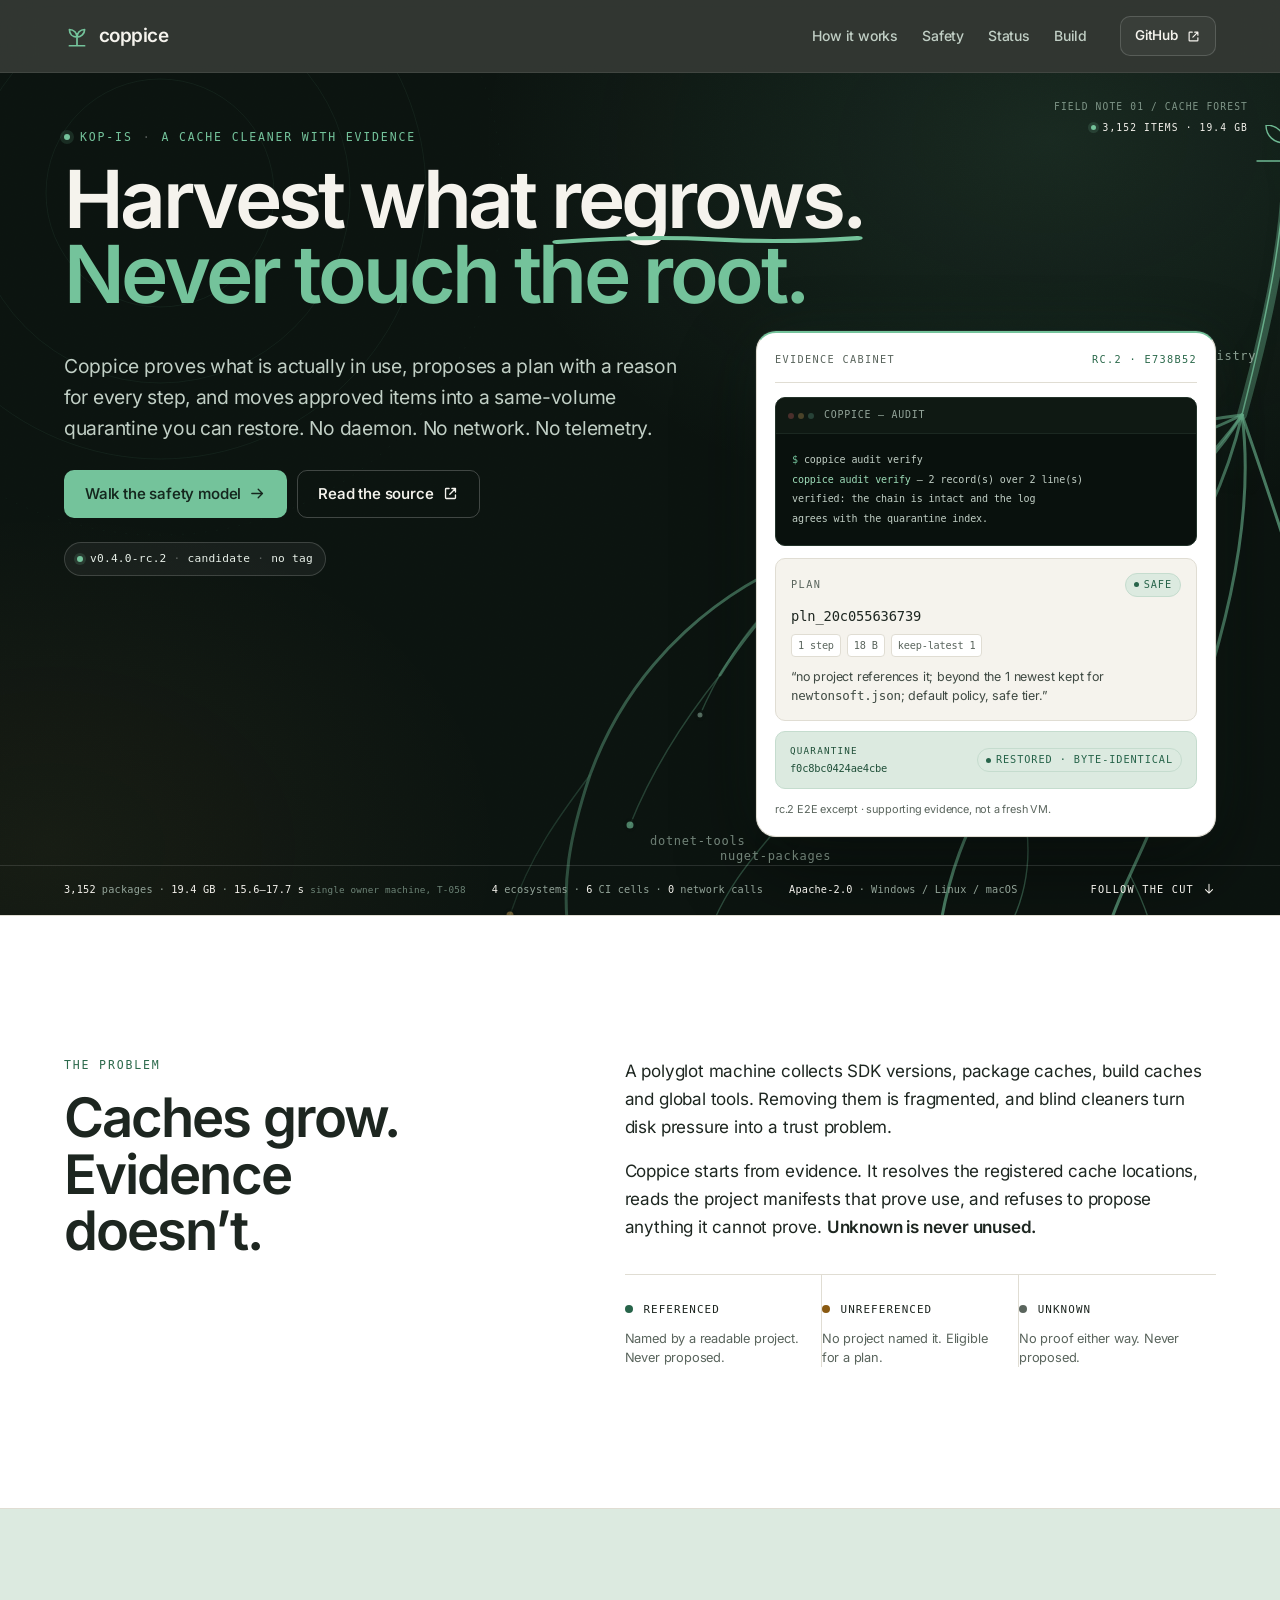
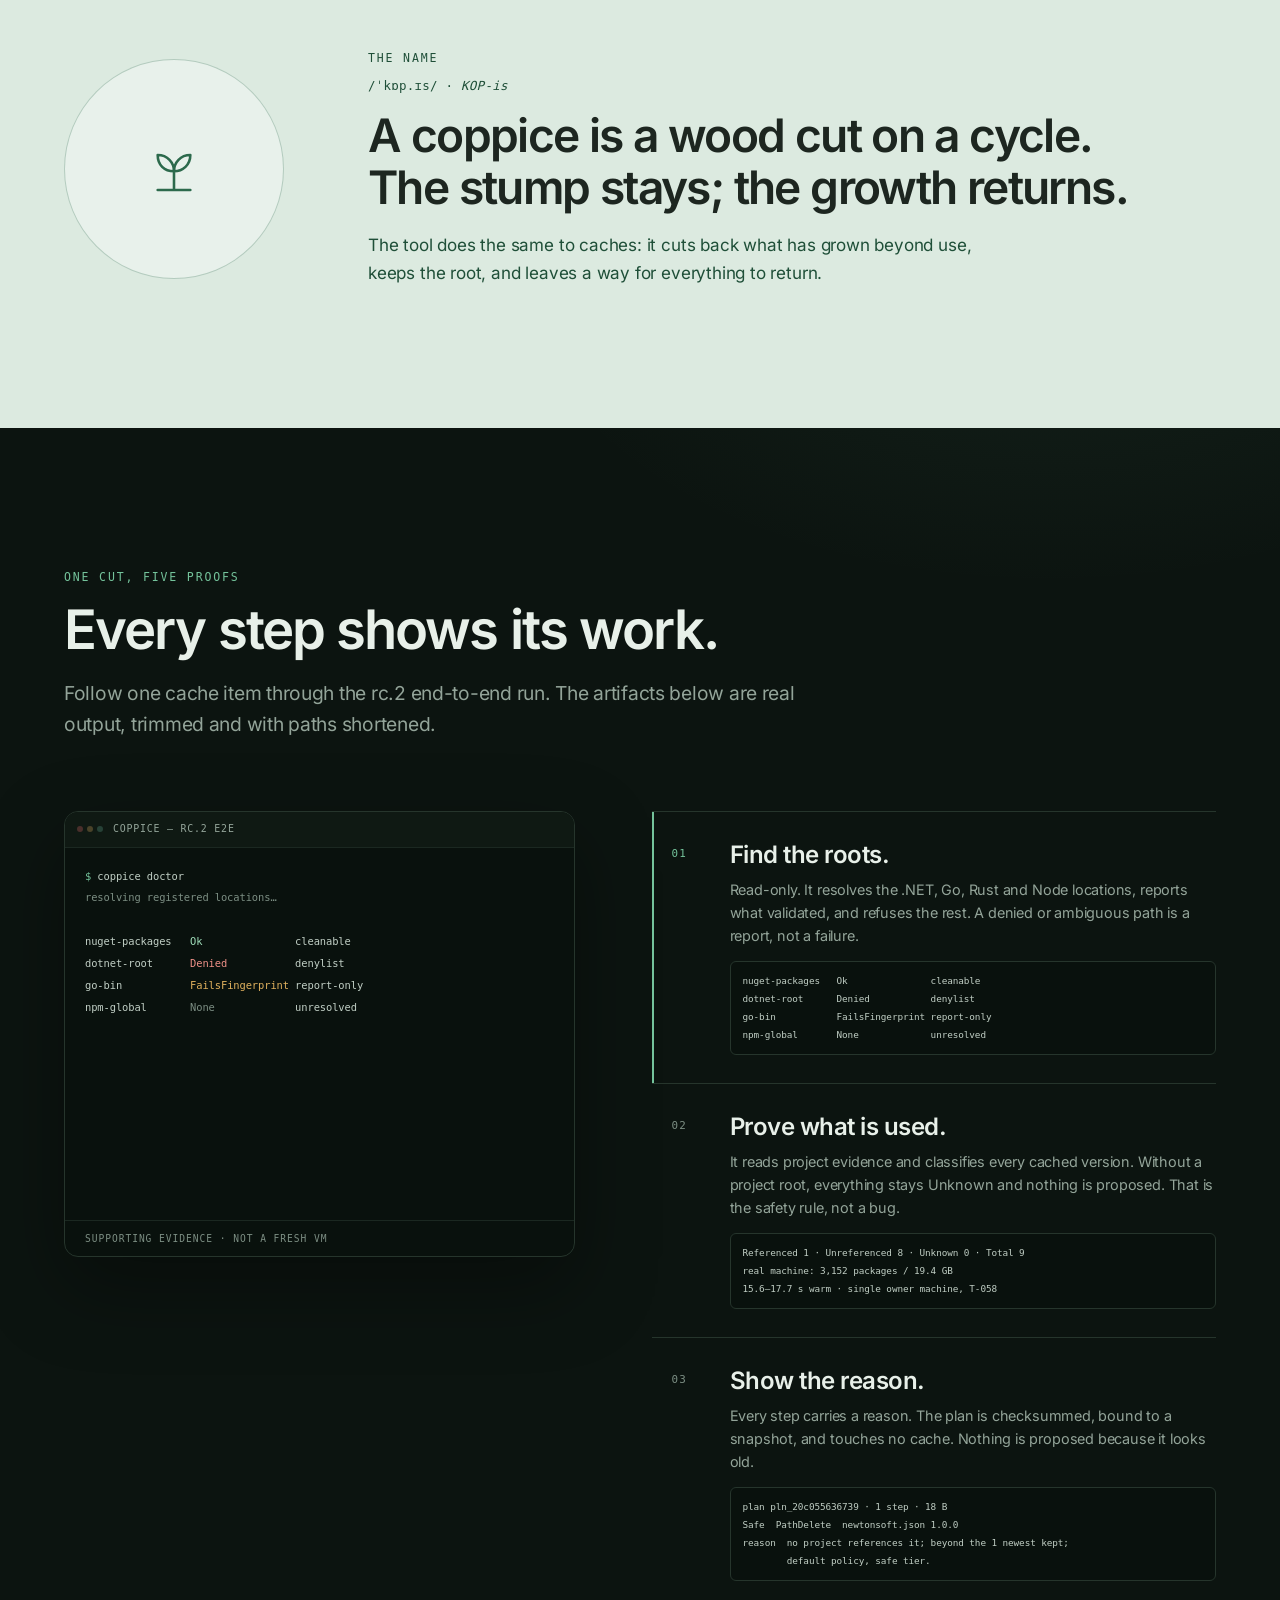
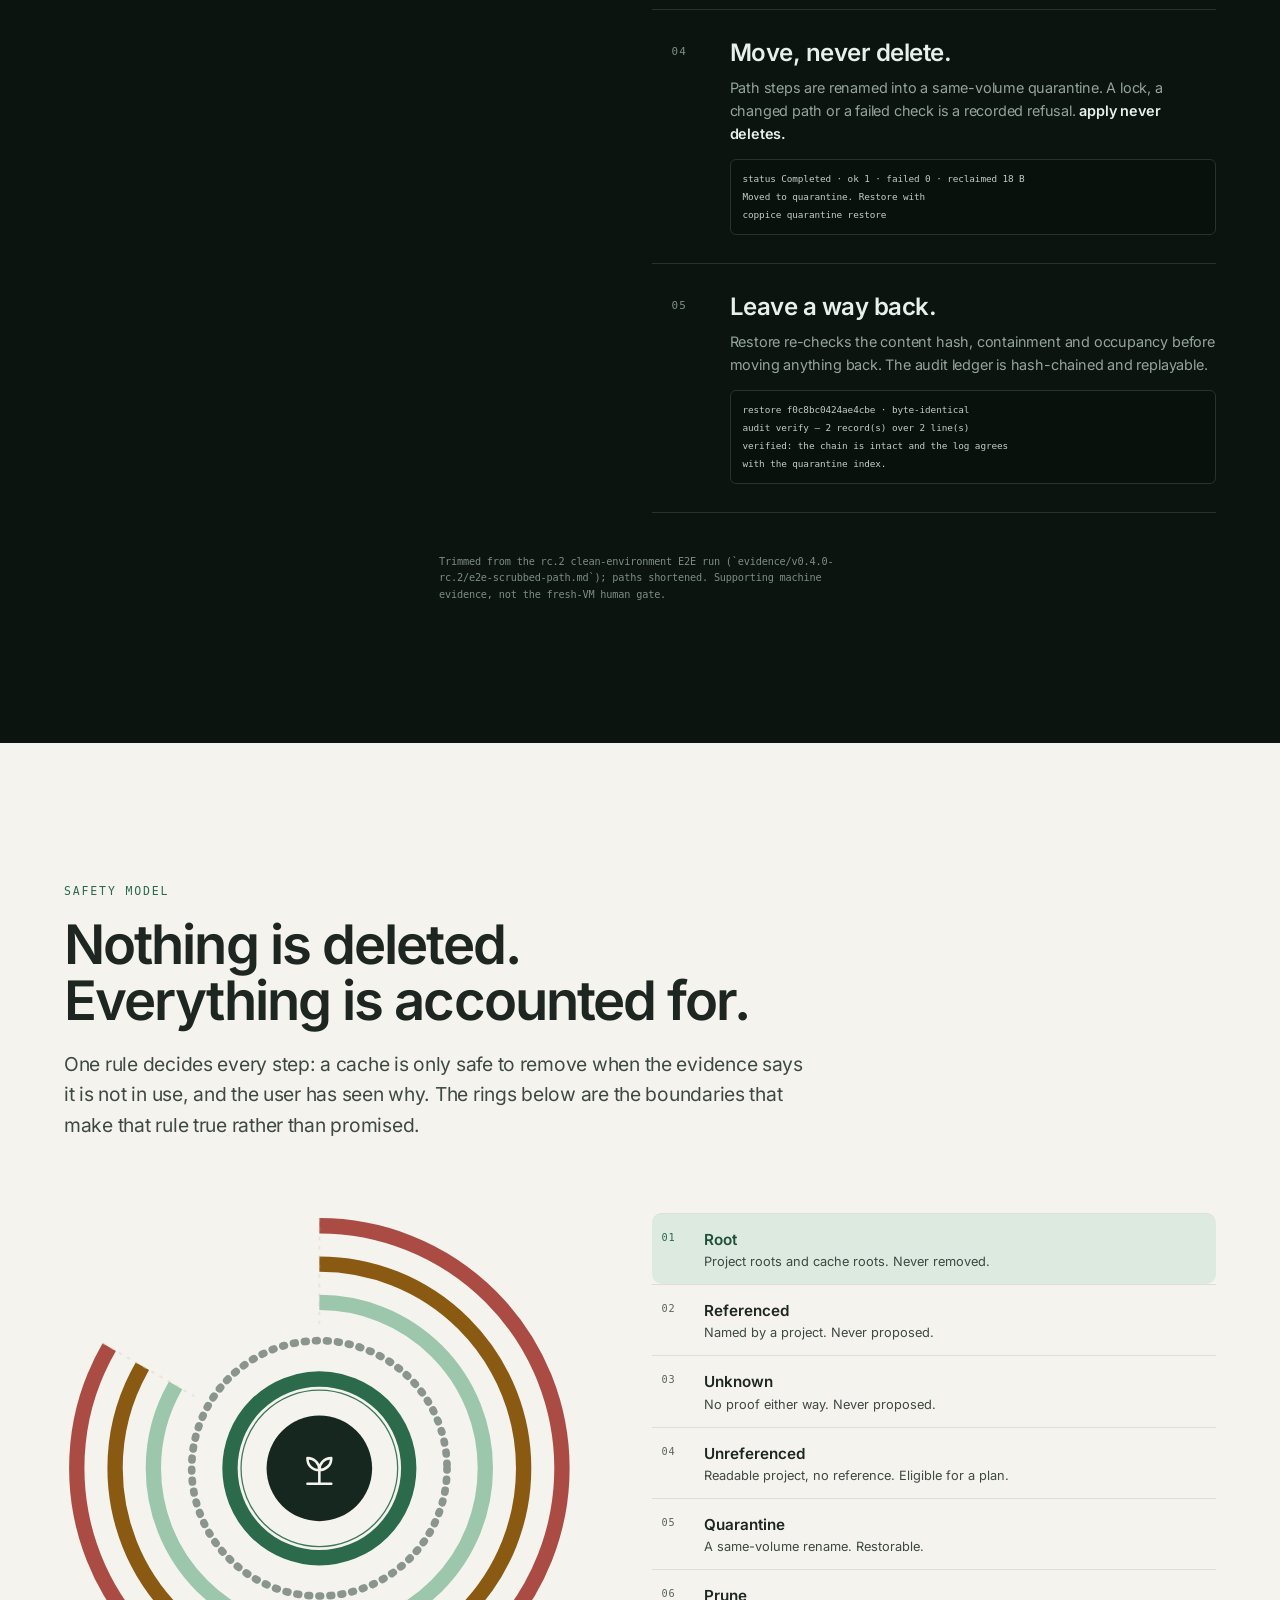
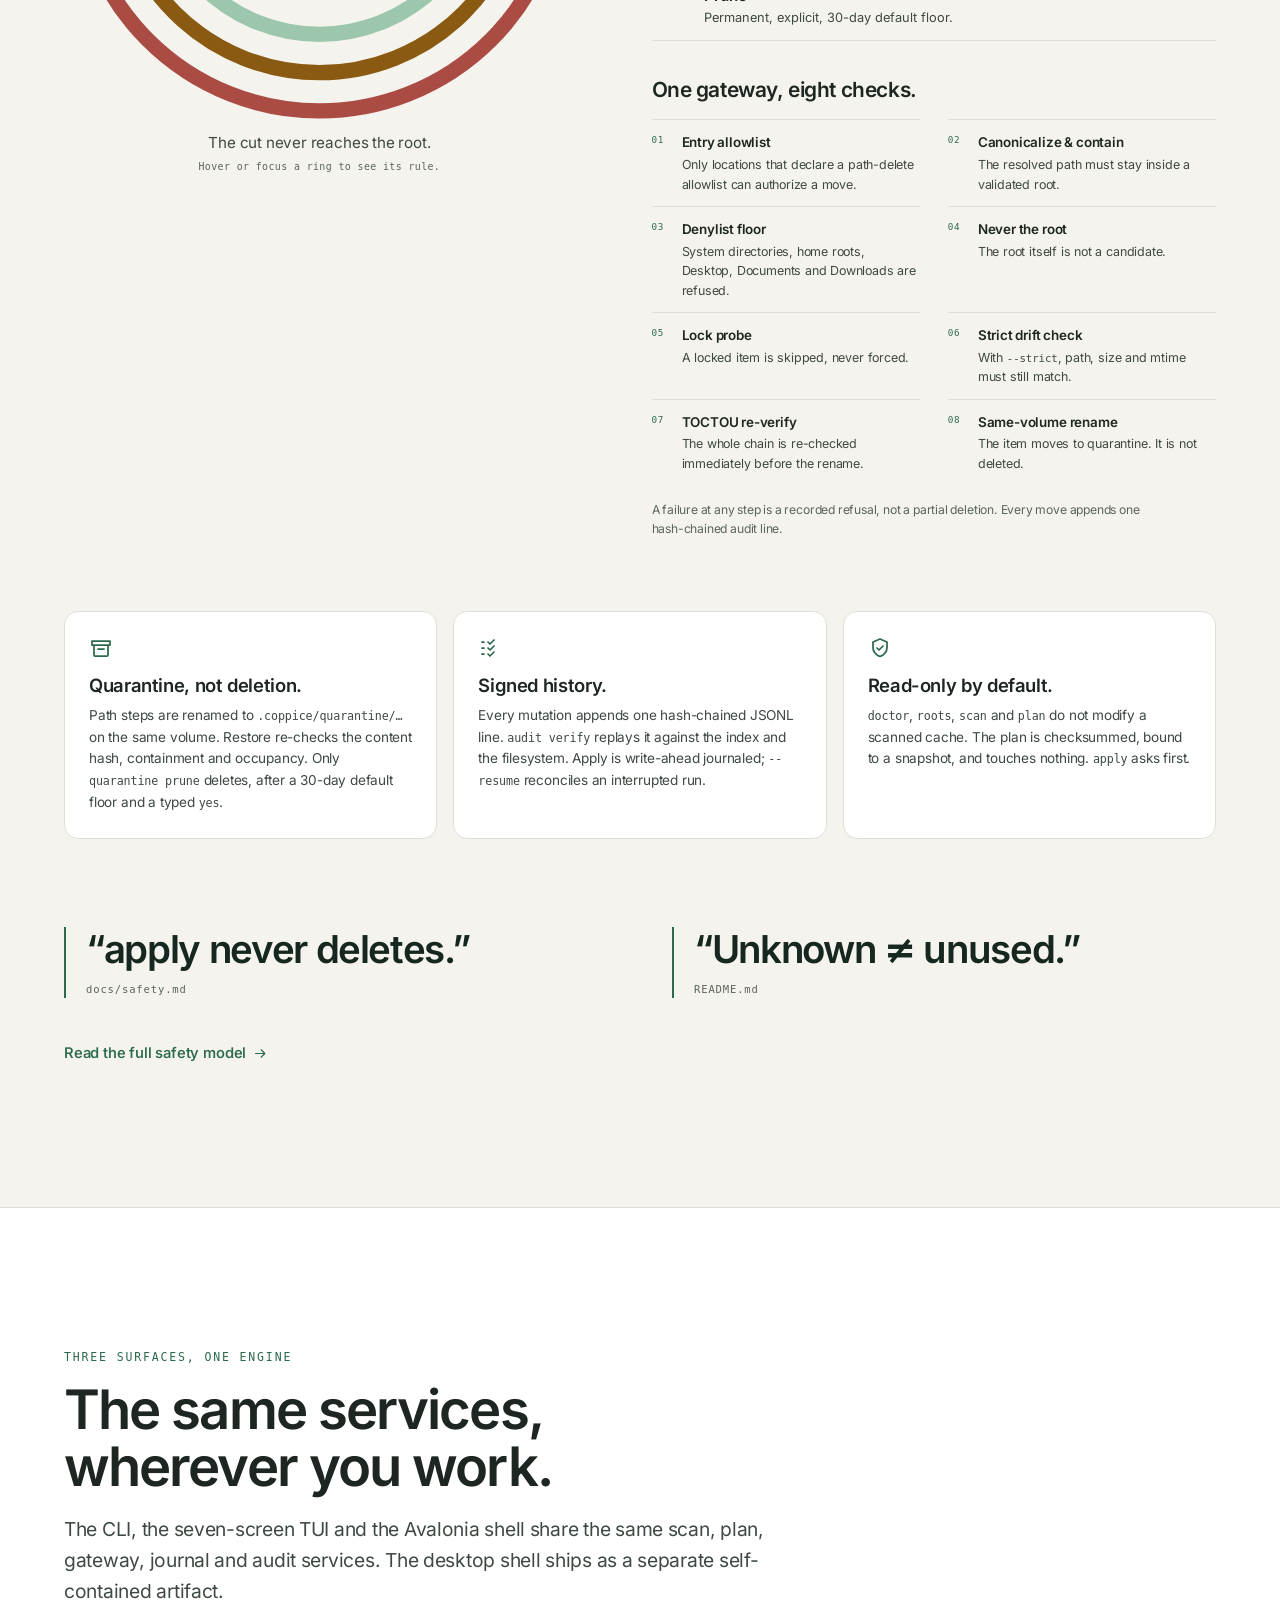
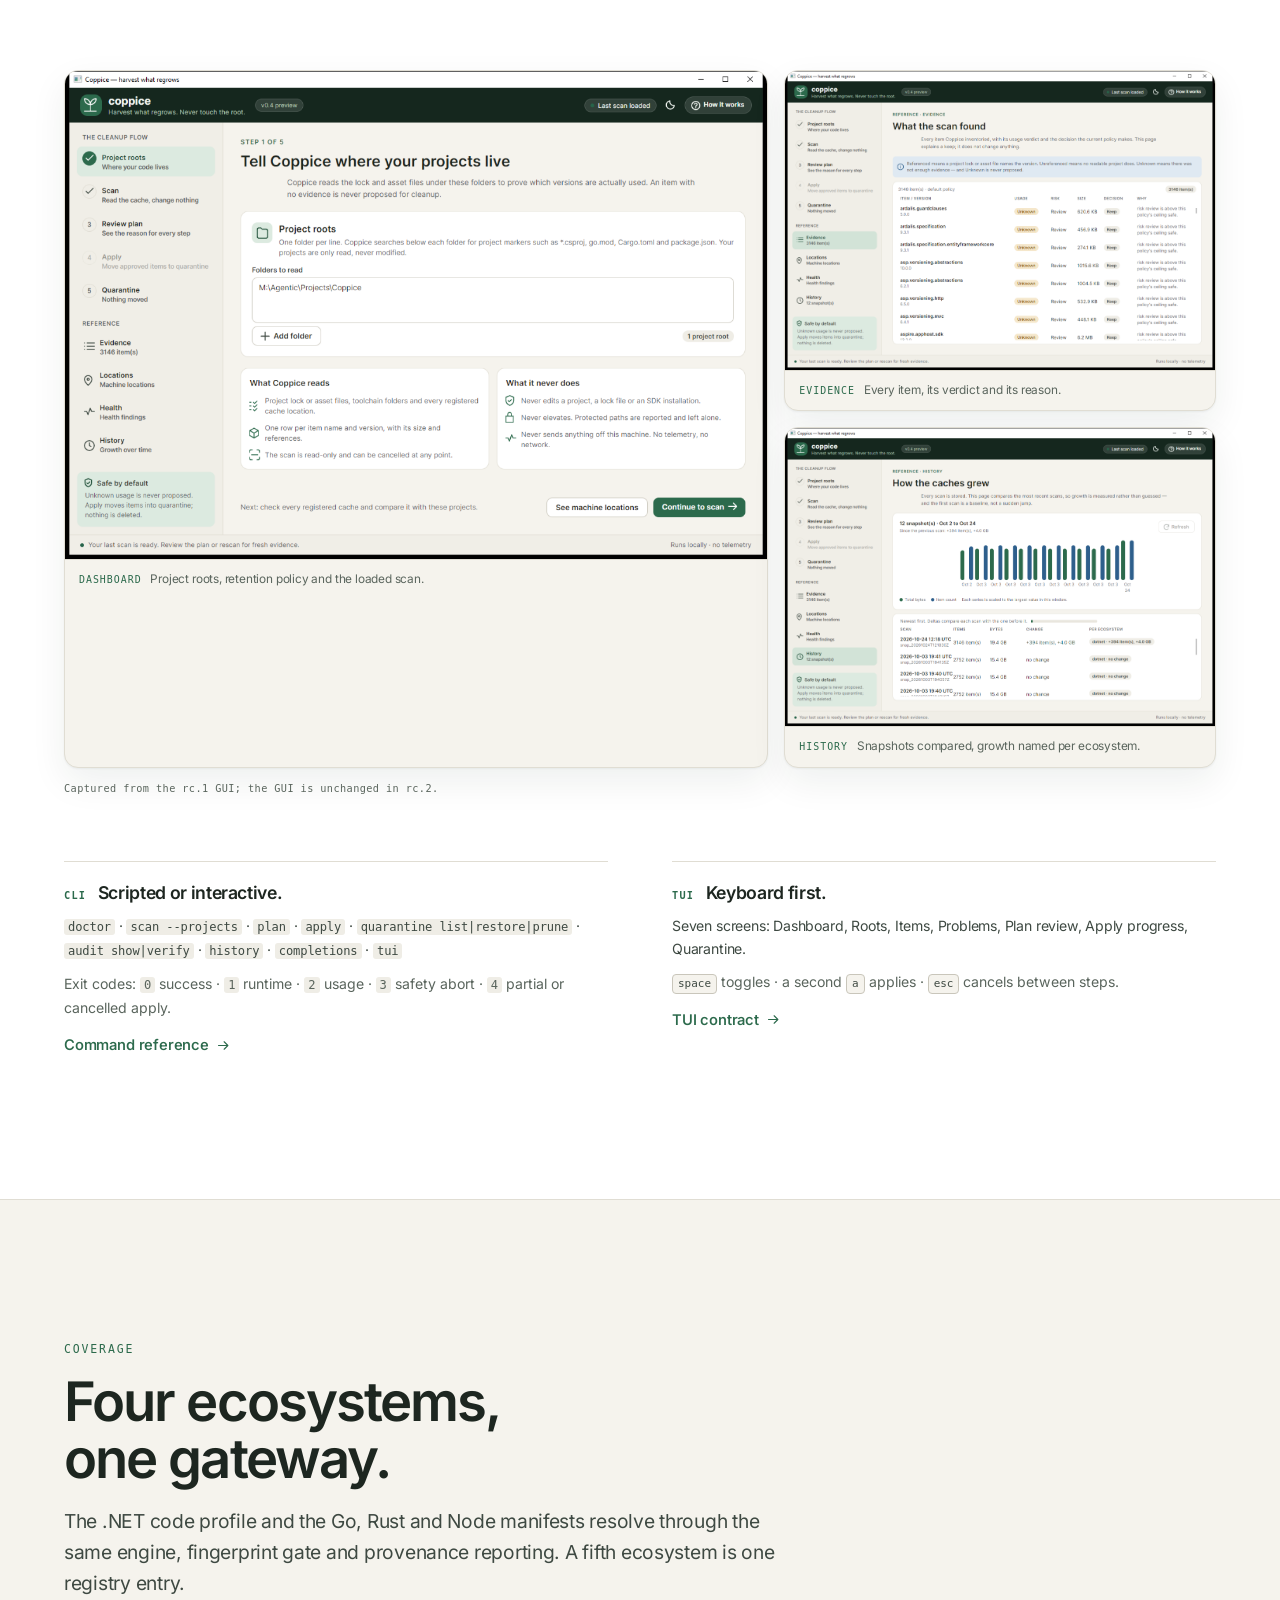
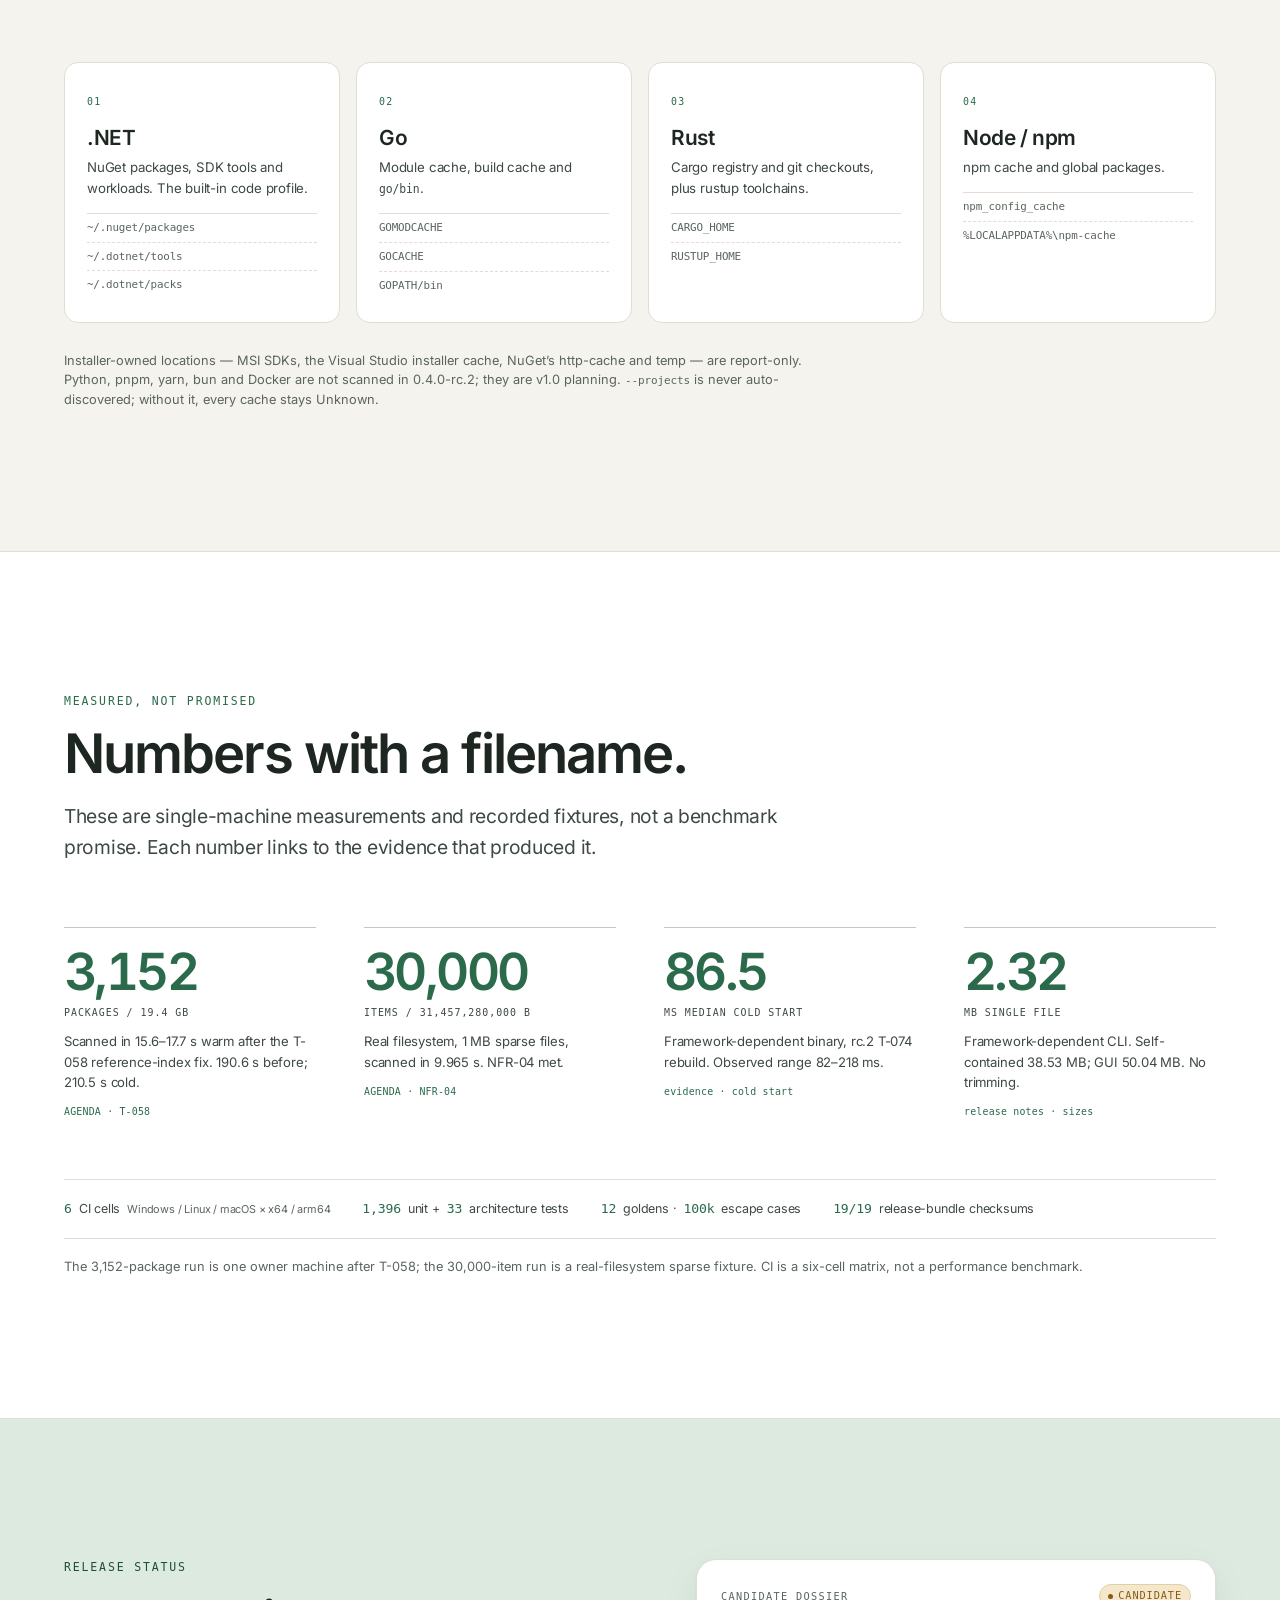
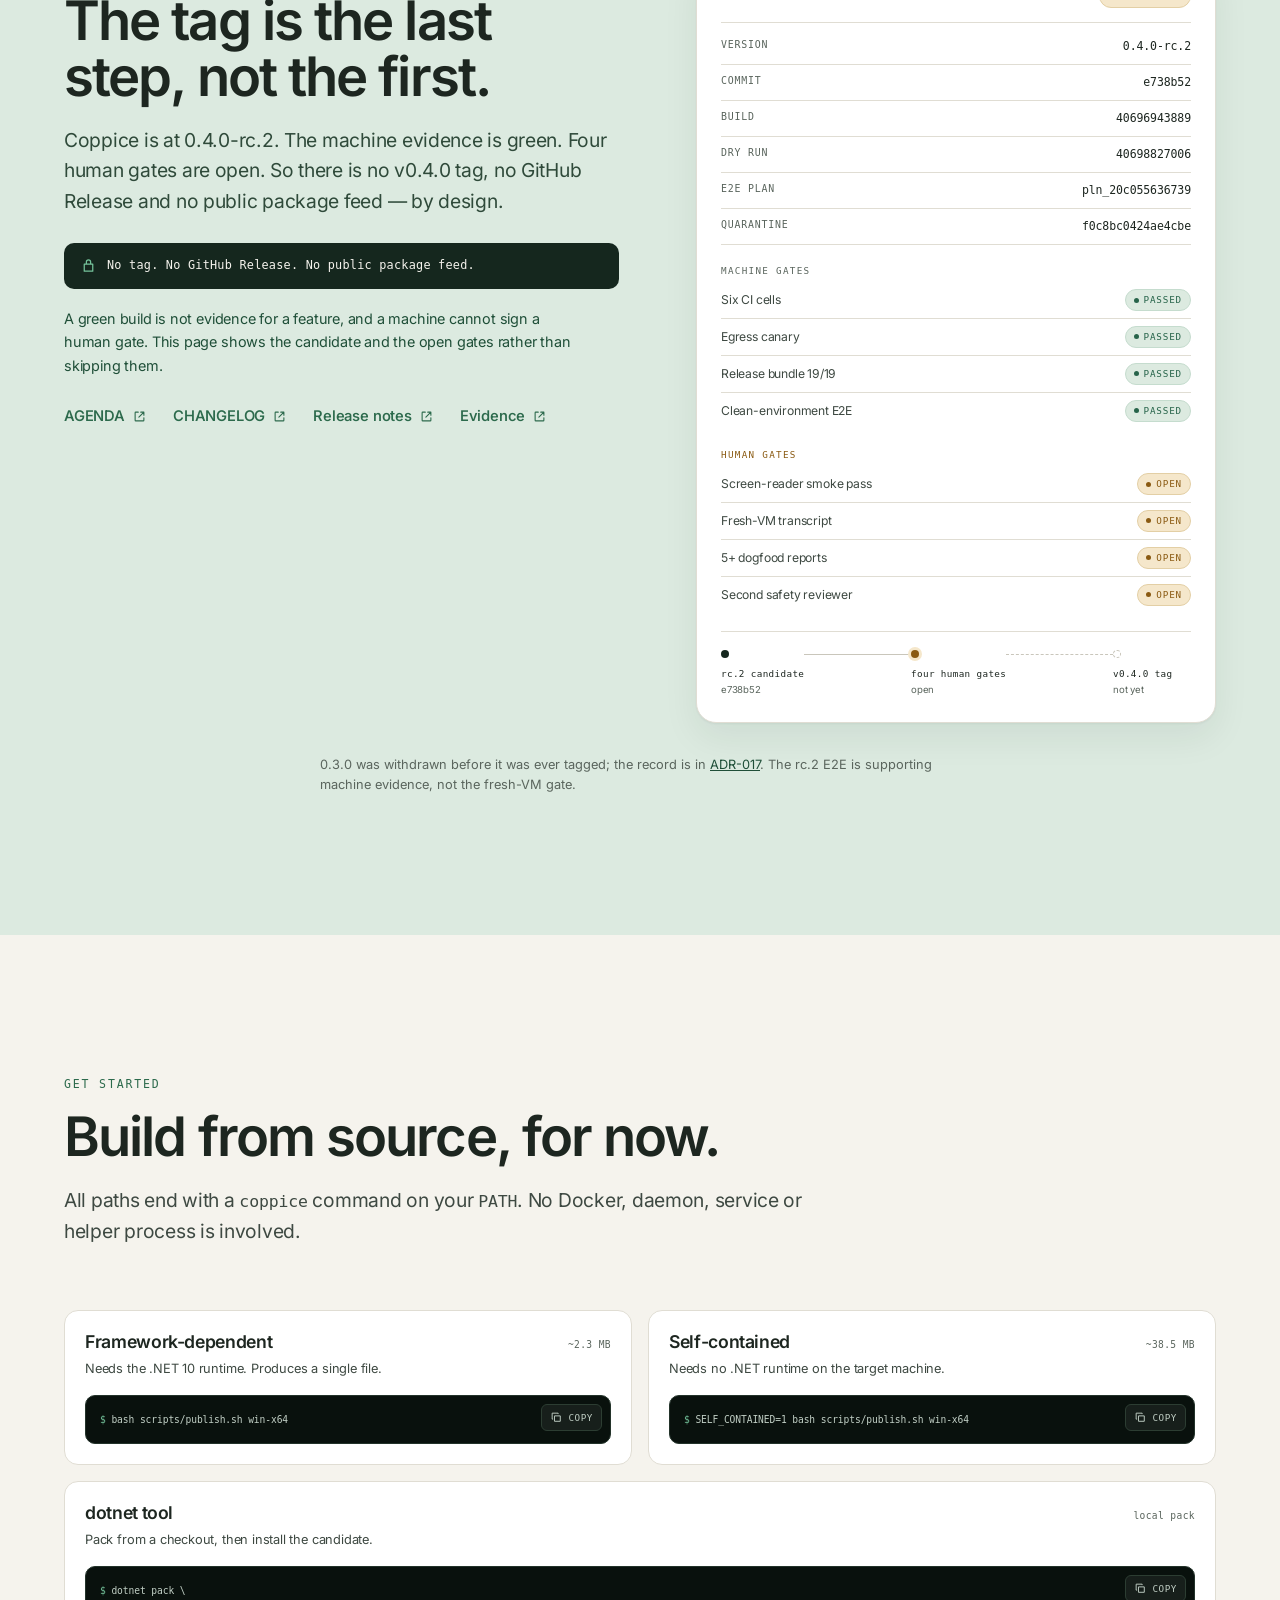
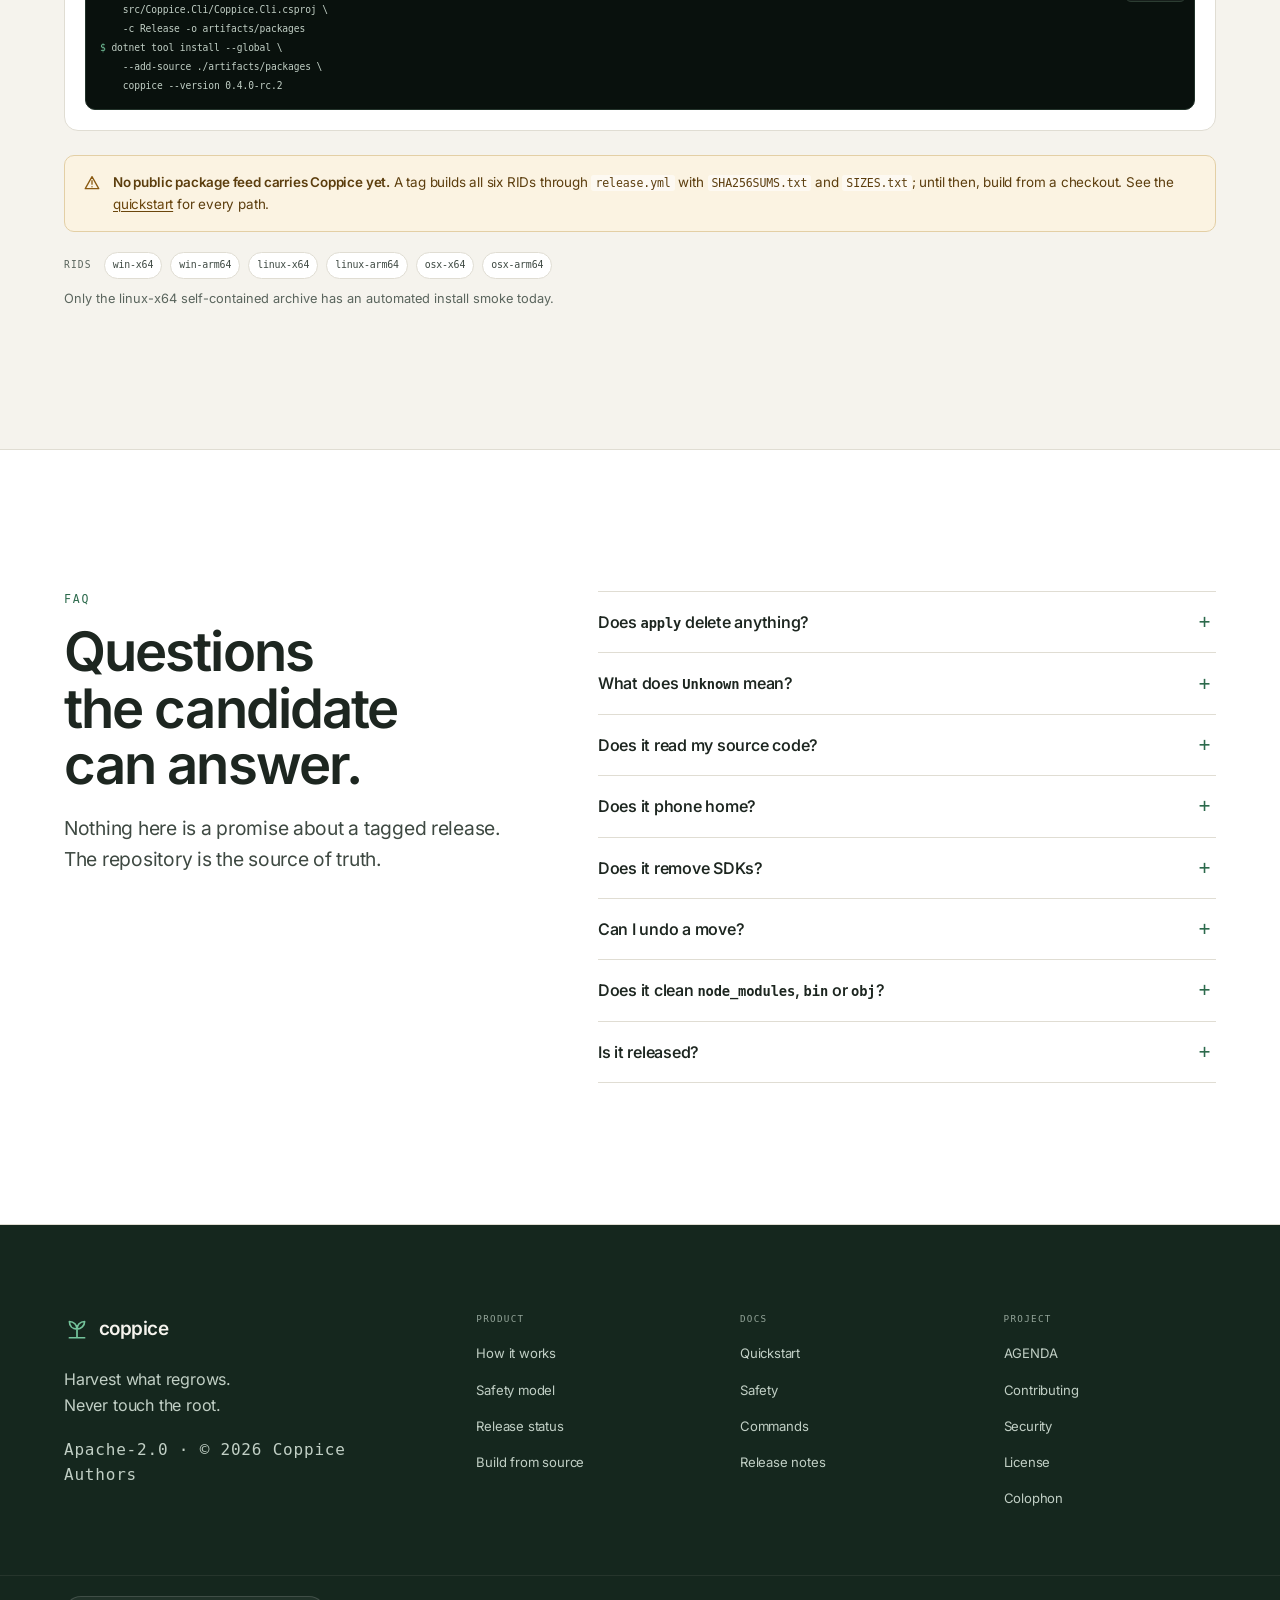
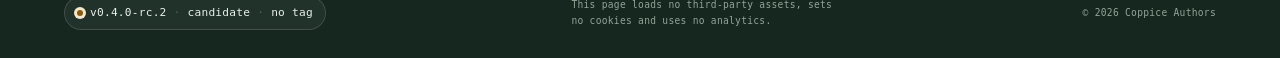
<file: site/index.html>
<!doctype html>
<html lang="en">
<head>
  <meta charset="utf-8">
  <meta name="viewport" content="width=device-width, initial-scale=1">
  <title>Coppice — Harvest what regrows. Never touch the root.</title>
  <meta name="description" content="A native, plugin-based toolchain and cache cleaner for polyglot developers. Dry-run by default, quarantine instead of deletion, and a hash-chained audit ledger. 0.4.0-rc.2 is a candidate; no tag yet.">
  <meta name="author" content="Coppice Authors">
  <meta name="theme-color" content="#15271E">
  <link rel="canonical" href="https://sudoscratchy.github.io/coppice/">
  <meta property="og:type" content="website">
  <meta property="og:site_name" content="Coppice">
  <meta property="og:title" content="Coppice — Harvest what regrows. Never touch the root.">
  <meta property="og:description" content="A native, plugin-based toolchain and cache cleaner for polyglot developers. Dry-run by default, quarantine instead of deletion, hash-chained audit. 0.4.0-rc.2 is a candidate; no tag yet.">
  <meta property="og:url" content="https://sudoscratchy.github.io/coppice/">
  <meta property="og:image" content="https://sudoscratchy.github.io/coppice/assets/img/og.png">
  <meta property="og:image:width" content="1200">
  <meta property="og:image:height" content="630">
  <meta property="og:image:alt" content="Coppice — harvest what regrows. Never touch the root. A 0.4.0-rc.2 candidate with an evidence cabinet.">
  <meta name="twitter:card" content="summary_large_image">
  <meta name="twitter:title" content="Coppice — Harvest what regrows. Never touch the root.">
  <meta name="twitter:description" content="A native, plugin-based toolchain and cache cleaner for polyglot developers. Dry-run by default, quarantine instead of deletion, hash-chained audit. 0.4.0-rc.2 is a candidate; no tag yet.">
  <meta name="twitter:image" content="https://sudoscratchy.github.io/coppice/assets/img/og.png">
  <link rel="icon" href="favicon.svg" type="image/svg+xml">
  <link rel="preload" href="assets/fonts/inter-latin-var.woff2" as="font" type="font/woff2" crossorigin>
  <link rel="stylesheet" href="assets/css/site.css">
  <script src="assets/js/site.js" defer></script>
</head>
<body id="top">
  <svg class="svg-sprite" aria-hidden="true" focusable="false" width="0" height="0">
    <symbol id="i-sprout" viewBox="0 0 24 24"><path d="M12 21v-8 M12 13C12 9.2 9.2 6 5 6c0 4.2 2.8 7 7 7z M12 13c0-3.8 2.8-7 7-7 0 4.2-3.2 7-7 7z M5 21h14"/></symbol>
    <symbol id="i-arrow" viewBox="0 0 24 24"><path d="M4 12h15 M13 6l6 6-6 6"/></symbol>
    <symbol id="i-external" viewBox="0 0 24 24"><path d="M14 5h5v5 M19 5l-8 8 M19 14v4a1 1 0 0 1-1 1H6a1 1 0 0 1-1-1V6a1 1 0 0 1 1-1h4"/></symbol>
    <symbol id="i-shield" viewBox="0 0 24 24"><path d="M12 3l7 3v5.5c0 4.2-2.9 7.3-7 9-4.1-1.7-7-4.8-7-9V6z M9 12l2 2 4-4"/></symbol>
    <symbol id="i-archive" viewBox="0 0 24 24"><path d="M3 5h18v4H3z M5 9v10a1 1 0 0 0 1 1h12a1 1 0 0 0 1-1V9 M9 13h6"/></symbol>
    <symbol id="i-list" viewBox="0 0 24 24"><path d="M4 6h2 M4 12h2 M4 18h2 M10 6l2 2 4-4 M10 12l2 2 4-4 M10 18l2 2 4-4"/></symbol>
    <symbol id="i-lock" viewBox="0 0 24 24"><path d="M6 10h12v10H6z M9 10V7a3 3 0 0 1 6 0v3"/></symbol>
    <symbol id="i-check" viewBox="0 0 24 24"><path d="M5 13l4 4L19 7"/></symbol>
    <symbol id="i-copy" viewBox="0 0 24 24"><path d="M9 9h10v10H9z M5 15H4V4h11v1"/></symbol>
    <symbol id="i-clock" viewBox="0 0 24 24"><path d="M12 3a9 9 0 1 0 0 18 9 9 0 0 0 0-18 M12 7v5l3 2"/></symbol>
    <symbol id="i-alert" viewBox="0 0 24 24"><path d="M12 3.5l9 16H3z M12 9v4.5 M12 17h.01"/></symbol>
    <symbol id="i-chevron" viewBox="0 0 24 24"><path d="M9 6l6 6-6 6"/></symbol>
  </svg>

  <a class="skip-link" href="#main">Skip to content</a>

  <header class="site-header">
    <div class="container header-inner">
      <a class="brand" href="#top" aria-label="Coppice home">
        <svg class="icon brand-mark" aria-hidden="true"><use href="#i-sprout"/></svg>
        <span class="brand-name">coppice</span>
      </a>
      <nav class="primary-nav" aria-label="Primary">
        <a href="#story">How it works</a>
        <a href="#safety">Safety</a>
        <a href="#status">Status</a>
        <a href="#install">Build</a>
      </nav>
      <a class="button button-small button-ghost header-github" href="https://github.com/SudoScraTchY/coppice">
        GitHub
        <svg class="icon" aria-hidden="true"><use href="#i-external"/></svg>
      </a>
    </div>
  </header>

  <main id="main">
    <section class="hero" aria-labelledby="hero-title">
      <div class="hero-art" aria-hidden="true">
        <svg class="root-svg" viewBox="0 0 1200 900" focusable="false">
          <defs>
            <linearGradient id="root-fade" x1="0" y1="0" x2="1" y2="0">
              <stop offset="0" stop-color="#ffffff" stop-opacity="0"/>
              <stop offset=".3" stop-color="#ffffff" stop-opacity=".45"/>
              <stop offset=".55" stop-color="#ffffff" stop-opacity="1"/>
            </linearGradient>
            <mask id="root-mask"><rect width="1200" height="900" fill="url(#root-fade)"/></mask>
          </defs>
          <g class="roots" mask="url(#root-mask)" fill="none" stroke-linecap="round">
            <path class="root-path root-trunk" pathLength="1" d="M1125 -20 C 1135 80, 1110 190, 1082 290"/>
            <path class="root-path root-trunk-inner" pathLength="1" d="M1125 -10 C 1130 90, 1106 195, 1082 290"/>
            <path class="root-path root-main" pathLength="1" style="--i:0" d="M1082 290 C 1020 380, 900 450, 760 520 C 700 555, 650 610, 620 700"/>
            <path class="root-path root-main" pathLength="1" style="--i:1" d="M1082 290 C 1050 430, 960 530, 850 640 C 810 685, 780 760, 775 850"/>
            <path class="root-path root-main" pathLength="1" style="--i:2" d="M1082 290 C 1100 430, 1040 600, 970 750 C 940 815, 925 870, 930 920"/>
            <path class="root-path root-main" pathLength="1" style="--i:3" d="M1082 290 C 1120 400, 1160 520, 1180 620 C 1190 670, 1195 730, 1185 800"/>
            <path class="root-path root-main" pathLength="1" style="--i:4" d="M1082 290 C 1040 360, 960 420, 880 460"/>
            <path class="root-path root-fine" pathLength="1" style="--i:5" d="M760 520 C 730 550, 690 580, 640 605"/>
            <path class="root-path root-fine" pathLength="1" style="--i:6" d="M850 640 C 870 690, 880 750, 845 810"/>
            <path class="root-path root-fine" pathLength="1" style="--i:7" d="M970 750 C 995 800, 1010 850, 985 900"/>
            <path class="root-path root-fine" pathLength="1" style="--i:8" d="M620 700 C 590 735, 560 770, 545 820"/>
            <path class="root-path root-fine" pathLength="1" style="--i:9" d="M1180 620 C 1160 670, 1145 720, 1130 780"/>
            <path class="root-path root-fine" pathLength="1" style="--i:10" d="M880 460 C 840 480, 800 490, 760 500"/>
            <path class="root-path root-main" pathLength="1" style="--i:11" d="M1082 290 C 980 340, 820 380, 680 420 C 560 455, 470 540, 430 650 C 410 710, 400 760, 410 820"/>
            <path class="root-path root-fine" pathLength="1" style="--i:12" d="M680 420 C 620 460, 570 520, 540 590"/>
            <path class="root-path root-fine" pathLength="1" style="--i:13" d="M430 650 C 400 690, 370 730, 350 790"/>
            <path class="root-path root-main" pathLength="1" style="--i:14" d="M1082 290 C 1000 300, 880 330, 760 380 C 680 410, 610 470, 560 550"/>
            <path class="root-path root-fine" pathLength="1" style="--i:15" d="M560 550 C 520 600, 490 650, 470 700"/>
          </g>
          <g class="root-nodes" mask="url(#root-mask)">
            <circle class="root-node node-ok" cx="620" cy="700" r="7"/>
            <circle class="root-node node-ok" cx="775" cy="850" r="6"/>
            <circle class="root-node node-ok" cx="1185" cy="800" r="7"/>
            <circle class="root-node node-warn" cx="880" cy="460" r="5"/>
            <circle class="root-node node-muted" cx="640" cy="605" r="4"/>
            <circle class="root-node node-muted" cx="845" cy="810" r="4"/>
            <circle class="root-node node-warn" cx="1130" cy="780" r="5"/>
            <circle class="root-node node-ok" cx="985" cy="900" r="5"/>
            <circle class="root-node node-muted" cx="545" cy="820" r="4"/>
            <circle class="root-node node-ok" cx="930" cy="920" r="5"/>
            <circle class="root-node node-ok" cx="410" cy="820" r="6"/>
            <circle class="root-node node-muted" cx="540" cy="590" r="4"/>
            <circle class="root-node node-warn" cx="350" cy="790" r="5"/>
            <circle class="root-node node-ok" cx="470" cy="700" r="5"/>
          </g>
          <g class="root-labels" mask="url(#root-mask)">
            <text x="560" y="735">nuget-packages</text>
            <text x="650" y="885">go-mod-cache</text>
            <text x="1085" y="845">npm-cache</text>
            <text x="985" y="235">cargo-registry</text>
            <text x="640" y="430">dotnet-tools</text>
            <text x="375" y="850">rustup</text>
            <text x="490" y="720">dotnet-tools</text>
          </g>
          <g class="root-sprout" mask="url(#root-mask)">
            <path d="M1125 34v-22 M1125 18c0-10-8-18-19-18 0 11 8 18 19 18z M1125 18c0-10 8-18 19-18 0 11-8 18-19 18z"/>
            <line x1="1097" y1="36" x2="1153" y2="36"/>
          </g>
        </svg>
        <span class="hero-scan" aria-hidden="true"></span>
        <div class="hero-hud" aria-hidden="true">
          <span class="hero-hud-kicker">Field note 01 / cache forest</span>
          <span class="hero-hud-value"><i></i>3,152 items · 19.4 GB</span>
        </div>
      </div>

      <svg class="hero-orbit" viewBox="0 0 800 800" aria-hidden="true" focusable="false">
        <g fill="none" stroke="currentColor" stroke-width="1">
          <circle cx="400" cy="400" r="120"/>
          <circle cx="400" cy="400" r="200"/>
          <circle cx="400" cy="400" r="280"/>
          <circle cx="400" cy="400" r="360" stroke-dasharray="2 10"/>
        </g>
      </svg>

      <div class="container hero-grid">
        <div class="hero-head">
          <p class="eyebrow"><span class="eyebrow-mark" aria-hidden="true"></span> KOP-IS <span class="eyebrow-sep" aria-hidden="true">·</span> A cache cleaner with evidence</p>
          <h1 id="hero-title">
            <span class="line">
              <span class="word" style="--i:0">Harvest</span>
              <span class="word" style="--i:1">what</span>
              <span class="word underline-word" style="--i:2">regrows.<svg class="word-stroke" viewBox="0 0 100 10" preserveAspectRatio="none" aria-hidden="true" focusable="false"><path d="M2 7 Q 30 2 52 5 T 98 4" pathLength="100"/></svg></span>
            </span>
            <span class="line accent">
              <span class="word" style="--i:3">Never</span>
              <span class="word" style="--i:4">touch</span>
              <span class="word" style="--i:5">the</span>
              <span class="word" style="--i:6">root.</span>
            </span>
          </h1>
        </div>
        <div class="hero-body">
          <p class="lede">Coppice proves what is actually in use, proposes a plan with a reason for every step, and moves approved items into a same-volume quarantine you can restore. No daemon. No network. No telemetry.</p>
          <div class="hero-actions">
            <a class="button button-primary" href="#safety">Walk the safety model <svg class="icon" aria-hidden="true"><use href="#i-arrow"/></svg></a>
            <a class="button button-ghost" href="https://github.com/SudoScraTchY/coppice">Read the source <svg class="icon" aria-hidden="true"><use href="#i-external"/></svg></a>
          </div>
          <a class="status-chip" href="#status">
            <span class="status-dot" aria-hidden="true"></span>
            v0.4.0-rc.2 <span class="status-sep" aria-hidden="true">·</span> candidate <span class="status-sep" aria-hidden="true">·</span> no tag
          </a>
        </div>

        <aside class="evidence-cabinet" aria-label="Evidence from the release candidate">
          <div class="cabinet-head">
            <span class="mono">evidence cabinet</span>
            <span class="mono cabinet-ref">rc.2 <span aria-hidden="true">·</span> e738b52</span>
          </div>

          <div class="terminal">
            <div class="terminal-bar">
              <span class="terminal-dots" aria-hidden="true"><i></i><i></i><i></i></span>
              <span class="mono">coppice — audit</span>
            </div>
            <pre><code><span class="t-prompt">$</span> coppice audit verify
<span class="t-ok">coppice audit verify</span> — 2 record(s) over 2 line(s)
verified: the chain is intact and the log
agrees with the quarantine index.</code></pre>
            <span class="scan-line" aria-hidden="true"></span>
          </div>

          <div class="plan-card">
            <div class="plan-head">
              <span class="mono">plan</span>
              <span class="pill pill-safe">Safe</span>
            </div>
            <div class="plan-id mono">pln_20c055636739</div>
            <div class="plan-meta mono"><span>1 step</span><span>18 B</span><span>keep-latest 1</span></div>
            <p class="plan-reason">&ldquo;no project references it; beyond the 1 newest kept for <span class="mono">newtonsoft.json</span>; default policy, safe tier.&rdquo;</p>
          </div>

          <div class="quarantine-card">
            <div>
              <span class="mono quarantine-label">quarantine</span>
              <span class="mono quarantine-id">f0c8bc0424ae4cbe</span>
            </div>
            <span class="pill pill-ok">restored · byte-identical</span>
          </div>

          <p class="cabinet-note">rc.2 E2E excerpt · supporting evidence, not a fresh VM.</p>
        </aside>
      </div>

      <div class="container hero-foot">
        <ul class="hero-facts">
          <li><span class="mono">3,152</span> packages <span aria-hidden="true">·</span> <span class="mono">19.4 GB</span> <span aria-hidden="true">·</span> <span class="mono">15.6–17.7 s</span> <span class="fact-note">single owner machine, T-058</span></li>
          <li><span class="mono">4</span> ecosystems <span aria-hidden="true">·</span> <span class="mono">6</span> CI cells <span aria-hidden="true">·</span> <span class="mono">0</span> network calls</li>
          <li><span class="mono">Apache-2.0</span> <span aria-hidden="true">·</span> Windows / Linux / macOS</li>
        </ul>
        <a class="scroll-cue" href="#why">Follow the cut <svg class="icon" aria-hidden="true"><use href="#i-arrow"/></svg></a>
      </div>
    </section>

    <section class="section problem" id="why" aria-labelledby="problem-title">
      <div class="container split">
        <div class="split-head">
          <p class="eyebrow">The problem</p>
          <h2 id="problem-title">Caches grow.<br>Evidence doesn&rsquo;t.</h2>
        </div>
        <div class="prose">
          <p>A polyglot machine collects SDK versions, package caches, build caches and global tools. Removing them is fragmented, and blind cleaners turn disk pressure into a trust problem.</p>
          <p>Coppice starts from evidence. It resolves the registered cache locations, reads the project manifests that prove use, and refuses to propose anything it cannot prove. <strong>Unknown is never unused.</strong></p>
          <div class="verdict-grid" aria-label="The three usage verdicts">
            <div class="verdict">
              <span class="verdict-dot verdict-dot-ok" aria-hidden="true"></span>
              <span class="mono verdict-label">Referenced</span>
              <p>Named by a readable project. Never proposed.</p>
            </div>
            <div class="verdict">
              <span class="verdict-dot verdict-dot-mid" aria-hidden="true"></span>
              <span class="mono verdict-label">Unreferenced</span>
              <p>No project named it. Eligible for a plan.</p>
            </div>
            <div class="verdict">
              <span class="verdict-dot verdict-dot-unknown" aria-hidden="true"></span>
              <span class="mono verdict-label">Unknown</span>
              <p>No proof either way. Never proposed.</p>
            </div>
          </div>
        </div>
      </div>
    </section>

    <section class="section etymology" aria-labelledby="name-title">
      <div class="container etymology-grid">
        <div class="etymology-mark" aria-hidden="true">
          <svg class="icon icon-large"><use href="#i-sprout"/></svg>
        </div>
        <div>
          <p class="eyebrow">The name</p>
          <p class="pron mono">/ˈkɒp.ɪs/ <span aria-hidden="true">·</span> <em>KOP-is</em></p>
          <h2 id="name-title" class="etymology-line">A coppice is a wood cut on a cycle.<br>The stump stays; the growth returns.</h2>
          <p class="prose-narrow">The tool does the same to caches: it cuts back what has grown beyond use, keeps the root, and leaves a way for everything to return.</p>
        </div>
      </div>
    </section>

    <section class="section story" id="story" aria-labelledby="story-title">
      <div class="container">
        <div class="story-intro">
          <p class="eyebrow">One cut, five proofs</p>
          <h2 id="story-title">Every step shows its work.</h2>
          <p class="lede">Follow one cache item through the rc.2 end-to-end run. The artifacts below are real output, trimmed and with paths shortened.</p>
        </div>
      </div>

      <div class="container story-grid">
        <div class="story-terminal-wrap">
          <div class="story-terminal" aria-hidden="true">
            <div class="terminal-bar">
              <span class="terminal-dots"><i></i><i></i><i></i></span>
              <span class="mono">coppice — rc.2 e2e</span>
            </div>
            <div class="story-panes">
              <div class="story-pane is-active" data-story-pane="doctor">
                <pre><code><span class="t-prompt">$</span> coppice doctor
<span class="t-muted">resolving registered locations…</span>

nuget-packages   <span class="t-ok">Ok</span>               cleanable
dotnet-root      <span class="t-danger">Denied</span>           denylist
go-bin           <span class="t-warn">FailsFingerprint</span> report-only
npm-global       <span class="t-muted">None</span>             unresolved</code></pre>
              </div>
              <div class="story-pane" data-story-pane="scan">
                <pre><code><span class="t-prompt">$</span> coppice scan --projects ~/src
<span class="t-muted">snapshot stored · caches untouched</span>

Usage
  <span class="t-ok">Referenced</span>        1
  <span class="t-accent">Unreferenced</span>      8
  Unknown           0
  Total             9

<span class="t-muted">real machine: 3,152 packages / 19.4 GB</span>
<span class="t-muted">15.6–17.7 s warm · single owner machine</span></code></pre>
              </div>
              <div class="story-pane" data-story-pane="plan">
                <pre><code><span class="t-prompt">$</span> coppice plan --keep-latest 1

plan   <span class="t-accent">pln_20c055636739</span>
1 step · 18 B · keep-latest 1

<span class="t-ok">Safe</span>  PathDelete  newtonsoft.json 1.0.0
<span class="t-muted">reason  no project references it; beyond the
1 newest kept; default policy, safe tier.</span>

<span class="t-muted">the plan touches no cache</span></code></pre>
              </div>
              <div class="story-pane" data-story-pane="apply">
                <pre><code><span class="t-prompt">$</span> coppice apply --plan plan.json --yes

status      <span class="t-ok">Completed</span>
ok          1
failed      0
reclaimed   18 B

<span class="t-muted">Moved to quarantine. Restore with</span>
<span class="t-accent">coppice quarantine restore</span></code></pre>
              </div>
              <div class="story-pane" data-story-pane="restore">
                <pre><code><span class="t-prompt">$</span> coppice quarantine restore f0c8bc0424ae4cbe

restored    <span class="t-ok">true</span> · byte-identical

<span class="t-prompt">$</span> coppice audit verify
<span class="t-ok">coppice audit verify</span> — 2 record(s) over 2 line(s)
verified: the chain is intact and the log
agrees with the quarantine index.</code></pre>
              </div>
            </div>
            <div class="terminal-foot mono">supporting evidence <span aria-hidden="true">·</span> not a fresh VM</div>
          </div>
        </div>

        <ol class="story-steps">
          <li class="story-step is-active" data-story-step="doctor">
            <span class="step-index mono">01</span>
            <div class="step-body">
              <h3>Find the roots.</h3>
              <p>Read-only. It resolves the .NET, Go, Rust and Node locations, reports what validated, and refuses the rest. A denied or ambiguous path is a report, not a failure.</p>
              <pre class="step-artifact" aria-label="Doctor output"><code>nuget-packages   Ok               cleanable
dotnet-root      Denied           denylist
go-bin           FailsFingerprint report-only
npm-global       None             unresolved</code></pre>
            </div>
          </li>
          <li class="story-step" data-story-step="scan">
            <span class="step-index mono">02</span>
            <div class="step-body">
              <h3>Prove what is used.</h3>
              <p>It reads project evidence and classifies every cached version. Without a project root, everything stays Unknown and nothing is proposed. That is the safety rule, not a bug.</p>
              <pre class="step-artifact" aria-label="Scan usage output"><code>Referenced 1 · Unreferenced 8 · Unknown 0 · Total 9
real machine: 3,152 packages / 19.4 GB
15.6–17.7 s warm · single owner machine, T-058</code></pre>
            </div>
          </li>
          <li class="story-step" data-story-step="plan">
            <span class="step-index mono">03</span>
            <div class="step-body">
              <h3>Show the reason.</h3>
              <p>Every step carries a reason. The plan is checksummed, bound to a snapshot, and touches no cache. Nothing is proposed because it looks old.</p>
              <pre class="step-artifact" aria-label="Plan output"><code>plan pln_20c055636739 · 1 step · 18 B
Safe  PathDelete  newtonsoft.json 1.0.0
reason  no project references it; beyond the 1 newest kept;
        default policy, safe tier.</code></pre>
            </div>
          </li>
          <li class="story-step" data-story-step="apply">
            <span class="step-index mono">04</span>
            <div class="step-body">
              <h3>Move, never delete.</h3>
              <p>Path steps are renamed into a same-volume quarantine. A lock, a changed path or a failed check is a recorded refusal. <strong>apply never deletes.</strong></p>
              <pre class="step-artifact" aria-label="Apply output"><code>status Completed · ok 1 · failed 0 · reclaimed 18 B
Moved to quarantine. Restore with
coppice quarantine restore</code></pre>
            </div>
          </li>
          <li class="story-step" data-story-step="restore">
            <span class="step-index mono">05</span>
            <div class="step-body">
              <h3>Leave a way back.</h3>
              <p>Restore re-checks the content hash, containment and occupancy before moving anything back. The audit ledger is hash-chained and replayable.</p>
              <pre class="step-artifact" aria-label="Restore and audit output"><code>restore f0c8bc0424ae4cbe · byte-identical
audit verify — 2 record(s) over 2 line(s)
verified: the chain is intact and the log agrees
with the quarantine index.</code></pre>
            </div>
          </li>
        </ol>
      </div>

      <p class="container story-footnote mono">Trimmed from the rc.2 clean-environment E2E run (`evidence/v0.4.0-rc.2/e2e-scrubbed-path.md`); paths shortened. Supporting machine evidence, not the fresh-VM human gate.</p>
    </section>

    <section class="section safety" id="safety" aria-labelledby="safety-title">
      <div class="container">
        <div class="safety-head">
          <p class="eyebrow">Safety model</p>
          <h2 id="safety-title">Nothing is deleted.<br>Everything is accounted for.</h2>
          <p class="lede">One rule decides every step: a cache is only safe to remove when the evidence says it is not in use, and the user has seen why. The rings below are the boundaries that make that rule true rather than promised.</p>
        </div>
      </div>

      <div class="container safety-grid">
        <figure class="rings-figure" data-active-ring="0">
          <svg class="rings-svg" viewBox="0 0 600 600" aria-hidden="true" focusable="false">
            <circle class="ring-halo" cx="300" cy="300" r="92"/>
            <circle class="ring ring-0" cx="300" cy="300" r="62"/>
            <circle class="ring ring-1" cx="300" cy="300" r="105"/>
            <circle class="ring ring-2" cx="300" cy="300" r="150"/>
            <circle class="ring ring-3" cx="300" cy="300" r="195" pathLength="360" stroke-dasharray="300 60" transform="rotate(-90 300 300)"/>
            <circle class="ring ring-4" cx="300" cy="300" r="240" pathLength="360" stroke-dasharray="300 60" transform="rotate(-90 300 300)"/>
            <circle class="ring ring-5" cx="300" cy="300" r="285" pathLength="360" stroke-dasharray="300 60" transform="rotate(-90 300 300)"/>
            <g class="ring-cut">
              <line x1="300" y1="6" x2="300" y2="130" transform="rotate(300 300 300)"/>
              <line x1="300" y1="6" x2="300" y2="130"/>
            </g>
            <g class="ring-sprout" transform="translate(276 276) scale(2)">
              <path d="M12 21v-8 M12 13C12 9.2 9.2 6 5 6c0 4.2 2.8 7 7 7z M12 13c0-3.8 2.8-7 7-7 0 4.2-3.2 7-7 7z M5 21h14"/>
            </g>
          </svg>
          <figcaption>The cut never reaches the root.</figcaption>
          <p class="rings-note mono">Hover or focus a ring to see its rule.</p>
        </figure>

        <div class="safety-controls">
          <div class="ring-list" role="group" aria-label="Safety boundaries">
            <button class="ring-item is-active" type="button" data-ring="0" aria-pressed="true">
              <span class="ring-index mono">01</span>
              <span class="ring-text"><span class="ring-name">Root</span><span class="ring-rule">Project roots and cache roots. Never removed.</span></span>
            </button>
            <button class="ring-item" type="button" data-ring="1" aria-pressed="false">
              <span class="ring-index mono">02</span>
              <span class="ring-text"><span class="ring-name">Referenced</span><span class="ring-rule">Named by a project. Never proposed.</span></span>
            </button>
            <button class="ring-item" type="button" data-ring="2" aria-pressed="false">
              <span class="ring-index mono">03</span>
              <span class="ring-text"><span class="ring-name">Unknown</span><span class="ring-rule">No proof either way. Never proposed.</span></span>
            </button>
            <button class="ring-item" type="button" data-ring="3" aria-pressed="false">
              <span class="ring-index mono">04</span>
              <span class="ring-text"><span class="ring-name">Unreferenced</span><span class="ring-rule">Readable project, no reference. Eligible for a plan.</span></span>
            </button>
            <button class="ring-item" type="button" data-ring="4" aria-pressed="false">
              <span class="ring-index mono">05</span>
              <span class="ring-text"><span class="ring-name">Quarantine</span><span class="ring-rule">A same-volume rename. Restorable.</span></span>
            </button>
            <button class="ring-item" type="button" data-ring="5" aria-pressed="false">
              <span class="ring-index mono">06</span>
              <span class="ring-text"><span class="ring-name">Prune</span><span class="ring-rule">Permanent, explicit, 30-day default floor.</span></span>
            </button>
          </div>

          <div class="gateway">
            <h3>One gateway, eight checks.</h3>
            <ol class="gateway-list">
              <li><span>Entry allowlist</span>Only locations that declare a path-delete allowlist can authorize a move.</li>
              <li><span>Canonicalize &amp; contain</span>The resolved path must stay inside a validated root.</li>
              <li><span>Denylist floor</span>System directories, home roots, Desktop, Documents and Downloads are refused.</li>
              <li><span>Never the root</span>The root itself is not a candidate.</li>
              <li><span>Lock probe</span>A locked item is skipped, never forced.</li>
              <li><span>Strict drift check</span>With <code>--strict</code>, path, size and mtime must still match.</li>
              <li><span>TOCTOU re-verify</span>The whole chain is re-checked immediately before the rename.</li>
              <li><span>Same-volume rename</span>The item moves to quarantine. It is not deleted.</li>
            </ol>
            <p class="gateway-note">A failure at any step is a recorded refusal, not a partial deletion. Every move appends one hash-chained audit line.</p>
          </div>
        </div>
      </div>

      <div class="container safety-cards">
        <article class="safety-card">
          <svg class="icon" aria-hidden="true"><use href="#i-archive"/></svg>
          <h3>Quarantine, not deletion.</h3>
          <p>Path steps are renamed to <code>.coppice/quarantine/…</code> on the same volume. Restore re-checks the content hash, containment and occupancy. Only <code>quarantine prune</code> deletes, after a 30-day default floor and a typed <code>yes</code>.</p>
        </article>
        <article class="safety-card">
          <svg class="icon" aria-hidden="true"><use href="#i-list"/></svg>
          <h3>Signed history.</h3>
          <p>Every mutation appends one hash-chained JSONL line. <code>audit verify</code> replays it against the index and the filesystem. Apply is write-ahead journaled; <code>--resume</code> reconciles an interrupted run.</p>
        </article>
        <article class="safety-card">
          <svg class="icon" aria-hidden="true"><use href="#i-shield"/></svg>
          <h3>Read-only by default.</h3>
          <p><code>doctor</code>, <code>roots</code>, <code>scan</code> and <code>plan</code> do not modify a scanned cache. The plan is checksummed, bound to a snapshot, and touches nothing. <code>apply</code> asks first.</p>
        </article>
      </div>

      <div class="container safety-quotes">
        <blockquote>
          <p>&ldquo;apply never deletes.&rdquo;</p>
          <cite class="mono">docs/safety.md</cite>
        </blockquote>
        <blockquote>
          <p>&ldquo;Unknown &ne; unused.&rdquo;</p>
          <cite class="mono">README.md</cite>
        </blockquote>
      </div>

      <div class="container safety-link">
        <a class="text-link" href="https://github.com/SudoScraTchY/coppice/blob/main/docs/safety.md">Read the full safety model <svg class="icon" aria-hidden="true"><use href="#i-arrow"/></svg></a>
      </div>
    </section>

    <section class="section surfaces" id="surfaces" aria-labelledby="surfaces-title">
      <div class="container">
        <div class="section-head">
          <p class="eyebrow">Three surfaces, one engine</p>
          <h2 id="surfaces-title">The same services, wherever you work.</h2>
          <p class="lede">The CLI, the seven-screen TUI and the Avalonia shell share the same scan, plan, gateway, journal and audit services. The desktop shell ships as a separate self-contained artifact.</p>
        </div>

        <div class="gui-collage">
          <figure class="shot shot-main">
            <img src="assets/img/gui-dashboard.png" width="1107" height="768" alt="Coppice dashboard: project roots, retention policy and the loaded scan." loading="lazy" decoding="async">
            <figcaption><span class="mono">Dashboard</span> Project roots, retention policy and the loaded scan.</figcaption>
          </figure>
          <div class="shot-stack">
            <figure class="shot">
              <img src="assets/img/gui-items.png" width="1107" height="768" alt="Coppice evidence view: every item, its usage verdict and the reason behind the decision." loading="lazy" decoding="async">
              <figcaption><span class="mono">Evidence</span> Every item, its verdict and its reason.</figcaption>
            </figure>
            <figure class="shot">
              <img src="assets/img/gui-history.png" width="1107" height="768" alt="Coppice history view: 12 snapshots compared, with growth named per ecosystem." loading="lazy" decoding="async">
              <figcaption><span class="mono">History</span> Snapshots compared, growth named per ecosystem.</figcaption>
            </figure>
          </div>
        </div>
        <p class="screenshot-caption mono">Captured from the rc.1 GUI; the GUI is unchanged in rc.2.</p>

        <div class="surface-detail">
          <article>
            <h3><span class="mono">CLI</span> Scripted or interactive.</h3>
            <p><code>doctor</code> · <code>scan --projects</code> · <code>plan</code> · <code>apply</code> · <code>quarantine list|restore|prune</code> · <code>audit show|verify</code> · <code>history</code> · <code>completions</code> · <code>tui</code></p>
            <p class="fine">Exit codes: <code>0</code> success · <code>1</code> runtime · <code>2</code> usage · <code>3</code> safety abort · <code>4</code> partial or cancelled apply.</p>
            <a class="text-link" href="https://github.com/SudoScraTchY/coppice/blob/main/docs/commands.md">Command reference <svg class="icon" aria-hidden="true"><use href="#i-arrow"/></svg></a>
          </article>
          <article>
            <h3><span class="mono">TUI</span> Keyboard first.</h3>
            <p>Seven screens: Dashboard, Roots, Items, Problems, Plan review, Apply progress, Quarantine.</p>
            <p class="fine"><kbd>space</kbd> toggles · a second <kbd>a</kbd> applies · <kbd>esc</kbd> cancels between steps.</p>
            <a class="text-link" href="https://github.com/SudoScraTchY/coppice/blob/main/SDD/07-cli-tui.md">TUI contract <svg class="icon" aria-hidden="true"><use href="#i-arrow"/></svg></a>
          </article>
        </div>
      </div>
    </section>

    <section class="section coverage" id="coverage" aria-labelledby="coverage-title">
      <div class="container">
        <div class="section-head">
          <p class="eyebrow">Coverage</p>
          <h2 id="coverage-title">Four ecosystems, one gateway.</h2>
          <p class="lede">The .NET code profile and the Go, Rust and Node manifests resolve through the same engine, fingerprint gate and provenance reporting. A fifth ecosystem is one registry entry.</p>
        </div>

        <div class="eco-grid">
          <article class="eco-card">
            <span class="mono eco-index">01</span>
            <h3>.NET</h3>
            <p>NuGet packages, SDK tools and workloads. The built-in code profile.</p>
            <ul class="mono">
              <li>~/.nuget/packages</li>
              <li>~/.dotnet/tools</li>
              <li>~/.dotnet/packs</li>
            </ul>
          </article>
          <article class="eco-card">
            <span class="mono eco-index">02</span>
            <h3>Go</h3>
            <p>Module cache, build cache and <code>go/bin</code>.</p>
            <ul class="mono">
              <li>GOMODCACHE</li>
              <li>GOCACHE</li>
              <li>GOPATH/bin</li>
            </ul>
          </article>
          <article class="eco-card">
            <span class="mono eco-index">03</span>
            <h3>Rust</h3>
            <p>Cargo registry and git checkouts, plus rustup toolchains.</p>
            <ul class="mono">
              <li>CARGO_HOME</li>
              <li>RUSTUP_HOME</li>
            </ul>
          </article>
          <article class="eco-card">
            <span class="mono eco-index">04</span>
            <h3>Node / npm</h3>
            <p>npm cache and global packages.</p>
            <ul class="mono">
              <li>npm_config_cache</li>
              <li>%LOCALAPPDATA%\npm-cache</li>
            </ul>
          </article>
        </div>

        <p class="fine coverage-note">Installer-owned locations — MSI SDKs, the Visual Studio installer cache, NuGet&rsquo;s http-cache and temp — are report-only. Python, pnpm, yarn, bun and Docker are not scanned in 0.4.0-rc.2; they are v1.0 planning. <code>--projects</code> is never auto-discovered; without it, every cache stays Unknown.</p>
      </div>
    </section>

    <section class="section numbers" id="numbers" aria-labelledby="numbers-title">
      <div class="container">
        <div class="section-head">
          <p class="eyebrow">Measured, not promised</p>
          <h2 id="numbers-title">Numbers with a filename.</h2>
          <p class="lede">These are single-machine measurements and recorded fixtures, not a benchmark promise. Each number links to the evidence that produced it.</p>
        </div>

        <div class="stat-grid">
          <article class="stat">
            <div class="stat-number"><span class="sr-only">3,152</span><span aria-hidden="true" data-count="3152" data-decimals="0">3,152</span></div>
            <p class="stat-unit mono">packages / 19.4 GB</p>
            <p>Scanned in 15.6–17.7 s warm after the T-058 reference-index fix. 190.6 s before; 210.5 s cold.</p>
            <a class="stat-source mono" href="https://github.com/SudoScraTchY/coppice/blob/main/SDD/AGENDA.md">AGENDA · T-058</a>
          </article>
          <article class="stat">
            <div class="stat-number"><span class="sr-only">30,000</span><span aria-hidden="true" data-count="30000" data-decimals="0">30,000</span></div>
            <p class="stat-unit mono">items / 31,457,280,000 B</p>
            <p>Real filesystem, 1 MB sparse files, scanned in 9.965 s. NFR-04 met.</p>
            <a class="stat-source mono" href="https://github.com/SudoScraTchY/coppice/blob/main/SDD/AGENDA.md">AGENDA · NFR-04</a>
          </article>
          <article class="stat">
            <div class="stat-number"><span class="sr-only">86.5</span><span aria-hidden="true" data-count="86.5" data-decimals="1">86.5</span></div>
            <p class="stat-unit mono">ms median cold start</p>
            <p>Framework-dependent binary, rc.2 T-074 rebuild. Observed range 82–218 ms.</p>
            <a class="stat-source mono" href="https://github.com/SudoScraTchY/coppice/blob/main/evidence/v0.4.0-rc.2/cold-start.md">evidence · cold start</a>
          </article>
          <article class="stat">
            <div class="stat-number"><span class="sr-only">2.32</span><span aria-hidden="true" data-count="2.32" data-decimals="2">2.32</span></div>
            <p class="stat-unit mono">MB single file</p>
            <p>Framework-dependent CLI. Self-contained 38.53 MB; GUI 50.04 MB. No trimming.</p>
            <a class="stat-source mono" href="https://github.com/SudoScraTchY/coppice/blob/main/docs/release-notes-v0.4.md">release notes · sizes</a>
          </article>
        </div>

        <ul class="proof-strip">
          <li><span class="mono">6</span> CI cells <span class="proof-note">Windows / Linux / macOS × x64 / arm64</span></li>
          <li><span class="mono">1,396</span> unit + <span class="mono">33</span> architecture tests</li>
          <li><span class="mono">12</span> goldens · <span class="mono">100k</span> escape cases</li>
          <li><span class="mono">19/19</span> release-bundle checksums</li>
        </ul>

        <p class="fine numbers-note">The 3,152-package run is one owner machine after T-058; the 30,000-item run is a real-filesystem sparse fixture. CI is a six-cell matrix, not a performance benchmark.</p>
      </div>
    </section>

    <section class="section status" id="status" aria-labelledby="status-title">
      <div class="container status-grid">
        <div class="status-copy">
          <p class="eyebrow">Release status</p>
          <h2 id="status-title">The tag is the last step, not the first.</h2>
          <p class="lede">Coppice is at 0.4.0-rc.2. The machine evidence is green. Four human gates are open. So there is no v0.4.0 tag, no GitHub Release and no public package feed — by design.</p>
          <div class="truth-callout">
            <svg class="icon" aria-hidden="true"><use href="#i-lock"/></svg>
            <span>No tag. No GitHub Release. No public package feed.</span>
          </div>
          <p>A green build is not evidence for a feature, and a machine cannot sign a human gate. This page shows the candidate and the open gates rather than skipping them.</p>
          <div class="status-links">
            <a class="text-link" href="https://github.com/SudoScraTchY/coppice/blob/main/SDD/AGENDA.md">AGENDA <svg class="icon" aria-hidden="true"><use href="#i-external"/></svg></a>
            <a class="text-link" href="https://github.com/SudoScraTchY/coppice/blob/main/CHANGELOG.md">CHANGELOG <svg class="icon" aria-hidden="true"><use href="#i-external"/></svg></a>
            <a class="text-link" href="https://github.com/SudoScraTchY/coppice/blob/main/docs/release-notes-v0.4.md">Release notes <svg class="icon" aria-hidden="true"><use href="#i-external"/></svg></a>
            <a class="text-link" href="https://github.com/SudoScraTchY/coppice/tree/main/evidence/v0.4.0-rc.2">Evidence <svg class="icon" aria-hidden="true"><use href="#i-external"/></svg></a>
          </div>
        </div>

        <div class="dossier">
          <div class="dossier-head">
            <span class="mono">candidate dossier</span>
            <span class="pill pill-candidate">candidate</span>
          </div>

          <dl class="dossier-facts">
            <div><dt>version</dt><dd class="mono">0.4.0-rc.2</dd></div>
            <div><dt>commit</dt><dd class="mono">e738b52</dd></div>
            <div><dt>build</dt><dd class="mono">40696943889</dd></div>
            <div><dt>dry run</dt><dd class="mono">40698827006</dd></div>
            <div><dt>E2E plan</dt><dd class="mono">pln_20c055636739</dd></div>
            <div><dt>quarantine</dt><dd class="mono">f0c8bc0424ae4cbe</dd></div>
          </dl>

          <div class="gate-block">
            <p class="mono gate-label">machine gates</p>
            <ul class="gate-list">
              <li><span>Six CI cells</span><span class="pill pill-ok">Passed</span></li>
              <li><span>Egress canary</span><span class="pill pill-ok">Passed</span></li>
              <li><span>Release bundle 19/19</span><span class="pill pill-ok">Passed</span></li>
              <li><span>Clean-environment E2E</span><span class="pill pill-ok">Passed</span></li>
            </ul>
            <p class="mono gate-label gate-label-human">human gates</p>
            <ul class="gate-list">
              <li><span>Screen-reader smoke pass</span><span class="pill pill-open">Open</span></li>
              <li><span>Fresh-VM transcript</span><span class="pill pill-open">Open</span></li>
              <li><span>5+ dogfood reports</span><span class="pill pill-open">Open</span></li>
              <li><span>Second safety reviewer</span><span class="pill pill-open">Open</span></li>
            </ul>
          </div>

          <div class="tag-timeline" aria-label="Release path">
            <div class="tag-node tag-node-done"><span class="tag-dot" aria-hidden="true"></span><span class="mono">rc.2 candidate</span><small>e738b52</small></div>
            <div class="tag-line" aria-hidden="true"></div>
            <div class="tag-node tag-node-open"><span class="tag-dot" aria-hidden="true"></span><span class="mono">four human gates</span><small>open</small></div>
            <div class="tag-line tag-line-dashed" aria-hidden="true"></div>
            <div class="tag-node tag-node-future"><span class="tag-dot" aria-hidden="true"></span><span class="mono">v0.4.0 tag</span><small>not yet</small></div>
          </div>
        </div>
      </div>
      <p class="container status-footnote fine">0.3.0 was withdrawn before it was ever tagged; the record is in <a href="https://github.com/SudoScraTchY/coppice/blob/main/docs/adr/ADR-017-release-truth-and-size-budget.md">ADR-017</a>. The rc.2 E2E is supporting machine evidence, not the fresh-VM gate.</p>
    </section>

    <section class="section install" id="install" aria-labelledby="install-title">
      <div class="container">
        <div class="section-head">
          <p class="eyebrow">Get started</p>
          <h2 id="install-title">Build from source, for now.</h2>
          <p class="lede">All paths end with a <code>coppice</code> command on your <code>PATH</code>. No Docker, daemon, service or helper process is involved.</p>
        </div>

        <div class="install-grid">
          <article class="install-card">
            <div class="install-card-head"><h3>Framework-dependent</h3><span class="mono">~2.3 MB</span></div>
            <p>Needs the .NET 10 runtime. Produces a single file.</p>
            <div class="code-block">
              <pre><code><span class="t-prompt">$</span> bash scripts/publish.sh win-x64</code></pre>
              <button class="copy-button" type="button" data-copy="bash scripts/publish.sh win-x64" aria-label="Copy the framework-dependent publish command">
                <svg class="icon" aria-hidden="true"><use href="#i-copy"/></svg><span>Copy</span>
              </button>
            </div>
          </article>

          <article class="install-card">
            <div class="install-card-head"><h3>Self-contained</h3><span class="mono">~38.5 MB</span></div>
            <p>Needs no .NET runtime on the target machine.</p>
            <div class="code-block">
              <pre><code><span class="t-prompt">$</span> SELF_CONTAINED=1 bash scripts/publish.sh win-x64</code></pre>
              <button class="copy-button" type="button" data-copy="SELF_CONTAINED=1 bash scripts/publish.sh win-x64" aria-label="Copy the self-contained publish command">
                <svg class="icon" aria-hidden="true"><use href="#i-copy"/></svg><span>Copy</span>
              </button>
            </div>
          </article>

          <article class="install-card">
            <div class="install-card-head"><h3>dotnet tool</h3><span class="mono">local pack</span></div>
            <p>Pack from a checkout, then install the candidate.</p>
            <div class="code-block">
              <pre><code><span class="t-prompt">$</span> dotnet pack \
    src/Coppice.Cli/Coppice.Cli.csproj \
    -c Release -o artifacts/packages
<span class="t-prompt">$</span> dotnet tool install --global \
    --add-source ./artifacts/packages \
    coppice --version 0.4.0-rc.2</code></pre>
              <button class="copy-button" type="button" data-copy="dotnet pack src/Coppice.Cli/Coppice.Cli.csproj -c Release -o artifacts/packages
dotnet tool install --global --add-source ./artifacts/packages coppice --version 0.4.0-rc.2" aria-label="Copy the dotnet tool commands">
                <svg class="icon" aria-hidden="true"><use href="#i-copy"/></svg><span>Copy</span>
              </button>
            </div>
          </article>
        </div>

        <div class="install-callout">
          <svg class="icon" aria-hidden="true"><use href="#i-alert"/></svg>
          <p><strong>No public package feed carries Coppice yet.</strong> A tag builds all six RIDs through <code>release.yml</code> with <code>SHA256SUMS.txt</code> and <code>SIZES.txt</code>; until then, build from a checkout. See the <a href="https://github.com/SudoScraTchY/coppice/blob/main/docs/quickstart.md">quickstart</a> for every path.</p>
        </div>

        <div class="rid-row">
          <span class="mono">RIDs</span>
          <span class="rid-chip mono">win-x64</span>
          <span class="rid-chip mono">win-arm64</span>
          <span class="rid-chip mono">linux-x64</span>
          <span class="rid-chip mono">linux-arm64</span>
          <span class="rid-chip mono">osx-x64</span>
          <span class="rid-chip mono">osx-arm64</span>
          <span class="fine">Only the linux-x64 self-contained archive has an automated install smoke today.</span>
        </div>
      </div>
    </section>

    <section class="section faq" id="faq" aria-labelledby="faq-title">
      <div class="container faq-grid">
        <div class="faq-head">
          <p class="eyebrow">FAQ</p>
          <h2 id="faq-title">Questions the candidate can answer.</h2>
          <p class="lede">Nothing here is a promise about a tagged release. The repository is the source of truth.</p>
        </div>
        <div class="faq-list">
          <details>
            <summary>Does <code>apply</code> delete anything?</summary>
            <p>No. Path steps are renamed into a same-volume quarantine. Permanent removal is the separately confirmed <code>quarantine prune</code>, which defaults to a 30-day floor and requires a typed <code>yes</code> or <code>--yes</code>.</p>
          </details>
          <details>
            <summary>What does <code>Unknown</code> mean?</summary>
            <p>Coppice could not prove usage either way. Unknown items are never proposed, because absence of evidence is not evidence of absence.</p>
          </details>
          <details>
            <summary>Does it read my source code?</summary>
            <p>It reads project manifests and lock or asset files to resolve references. It never edits a project, a lock file or an SDK installation.</p>
          </details>
          <details>
            <summary>Does it phone home?</summary>
            <p>No network calls and no telemetry. ADR-009 is authoritative. CI runs the suite under <code>unshare --net</code> with an egress canary that fails if the network is available.</p>
          </details>
          <details>
            <summary>Does it remove SDKs?</summary>
            <p>No. Installer-owned locations are report-only. Coppice never asks for elevation and never runs a command as root or Administrator.</p>
          </details>
          <details>
            <summary>Can I undo a move?</summary>
            <p>Yes, while the item is in quarantine. Restore re-checks the content hash, containment and occupancy before moving it back. After <code>quarantine prune</code>, the content is gone.</p>
          </details>
          <details>
            <summary>Does it clean <code>node_modules</code>, <code>bin</code> or <code>obj</code>?</summary>
            <p>No. Coppice is a machine-level toolchain and cache cleaner, not a project-artifact cleaner. kondo-style project cleanup is v1.0 planning (T-069).</p>
          </details>
          <details>
            <summary>Is it released?</summary>
            <p>No. 0.4.0-rc.2 is a release candidate. There is no tag, no GitHub Release and no public package feed; four human gates are open. The <a href="#status">status section</a> names them.</p>
          </details>
        </div>
      </div>
    </section>
  </main>

  <footer class="site-footer">
    <div class="container footer-grid">
      <div class="footer-brand">
        <a class="brand brand-footer" href="#top" aria-label="Coppice home">
          <svg class="icon brand-mark" aria-hidden="true"><use href="#i-sprout"/></svg>
          <span class="brand-name">coppice</span>
        </a>
        <p>Harvest what regrows.<br>Never touch the root.</p>
        <p class="mono footer-license">Apache-2.0 <span aria-hidden="true">·</span> © 2026 Coppice Authors</p>
      </div>
      <div class="footer-col">
        <h3 class="mono">Product</h3>
        <ul>
          <li><a href="#story">How it works</a></li>
          <li><a href="#safety">Safety model</a></li>
          <li><a href="#status">Release status</a></li>
          <li><a href="#install">Build from source</a></li>
        </ul>
      </div>
      <div class="footer-col">
        <h3 class="mono">Docs</h3>
        <ul>
          <li><a href="https://github.com/SudoScraTchY/coppice/blob/main/docs/quickstart.md">Quickstart</a></li>
          <li><a href="https://github.com/SudoScraTchY/coppice/blob/main/docs/safety.md">Safety</a></li>
          <li><a href="https://github.com/SudoScraTchY/coppice/blob/main/docs/commands.md">Commands</a></li>
          <li><a href="https://github.com/SudoScraTchY/coppice/blob/main/docs/release-notes-v0.4.md">Release notes</a></li>
        </ul>
      </div>
      <div class="footer-col">
        <h3 class="mono">Project</h3>
        <ul>
          <li><a href="https://github.com/SudoScraTchY/coppice/blob/main/SDD/AGENDA.md">AGENDA</a></li>
          <li><a href="https://github.com/SudoScraTchY/coppice/blob/main/CONTRIBUTING.md">Contributing</a></li>
          <li><a href="https://github.com/SudoScraTchY/coppice/blob/main/SECURITY.md">Security</a></li>
          <li><a href="https://github.com/SudoScraTchY/coppice/blob/main/LICENSE">License</a></li>
          <li><a href="colophon.html">Colophon</a></li>
        </ul>
      </div>
    </div>
    <div class="container footer-bottom">
      <a class="status-chip status-chip-footer" href="#status"><span class="status-dot" aria-hidden="true"></span> v0.4.0-rc.2 <span class="status-sep" aria-hidden="true">·</span> candidate <span class="status-sep" aria-hidden="true">·</span> no tag</a>
      <p class="mono">This page loads no third-party assets, sets no cookies and uses no analytics.</p>
      <p class="mono">© 2026 Coppice Authors</p>
    </div>
  </footer>
</body>
</html>
</file>
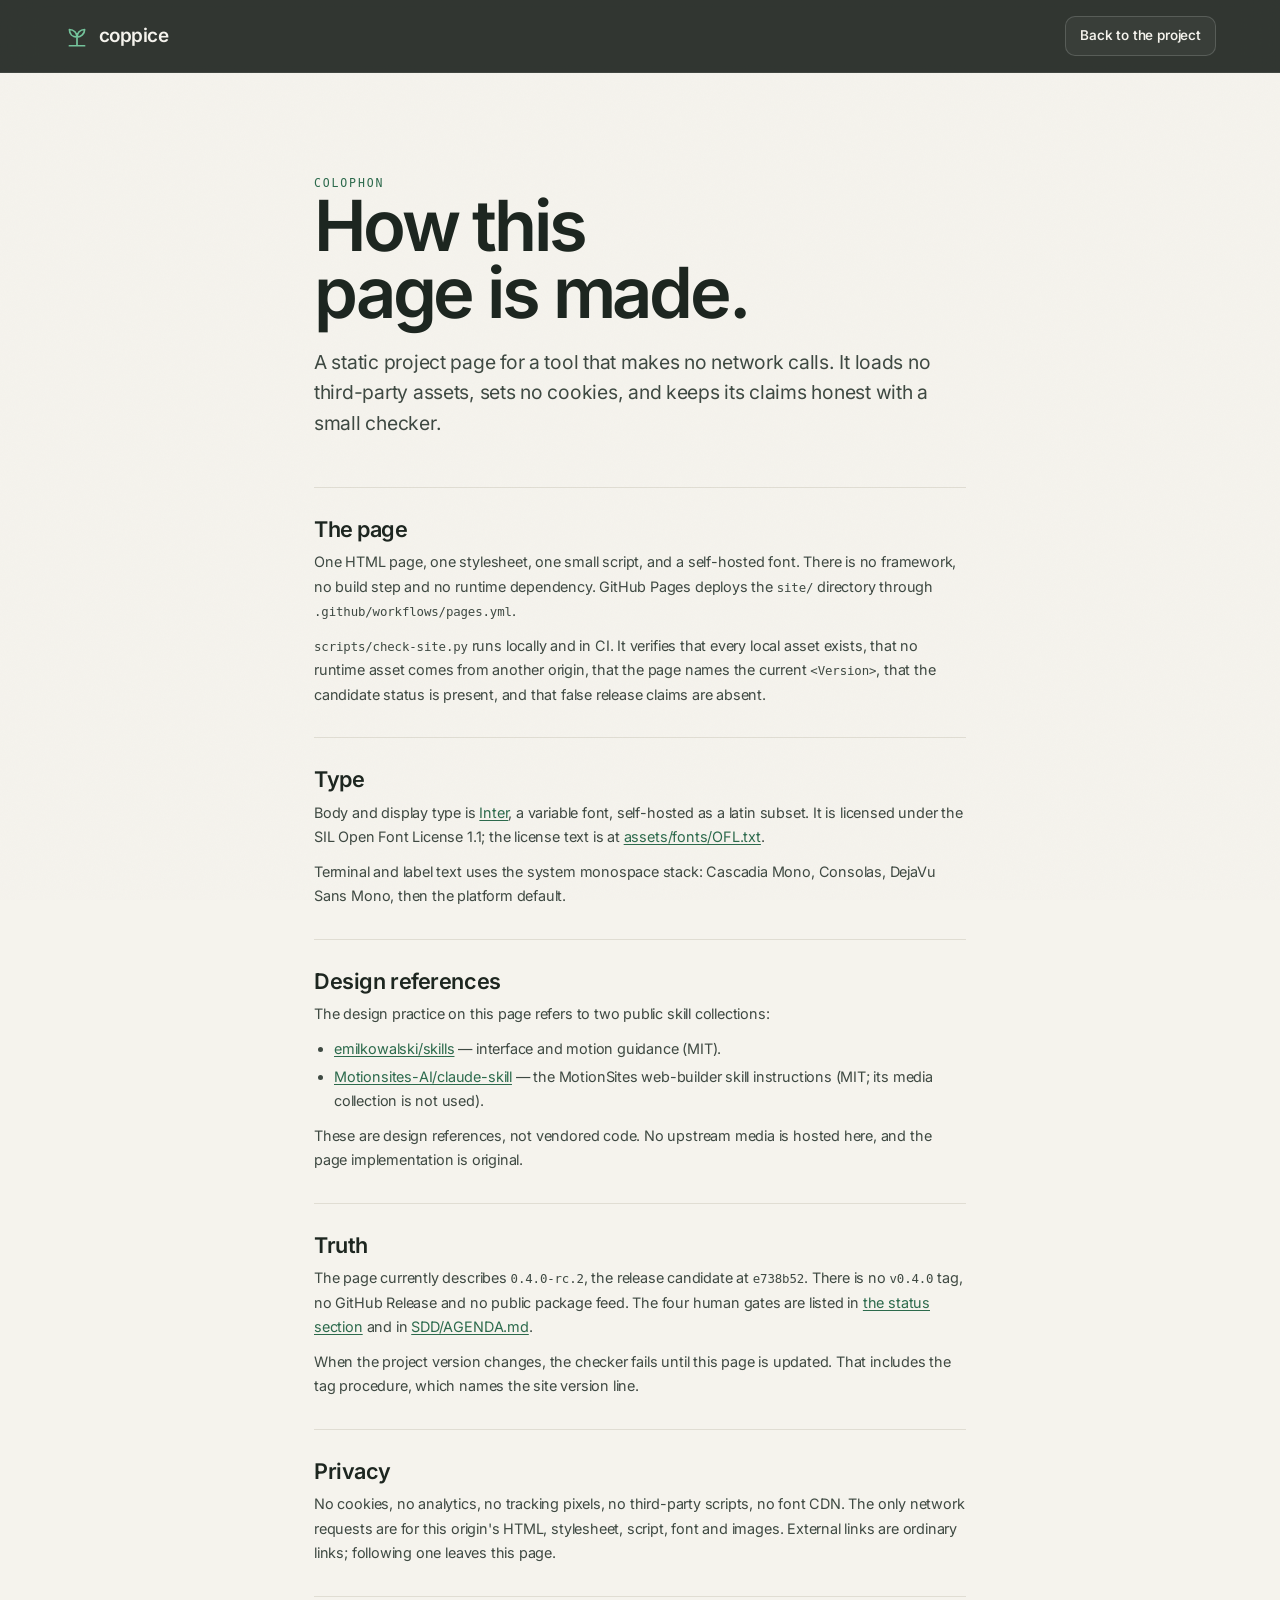
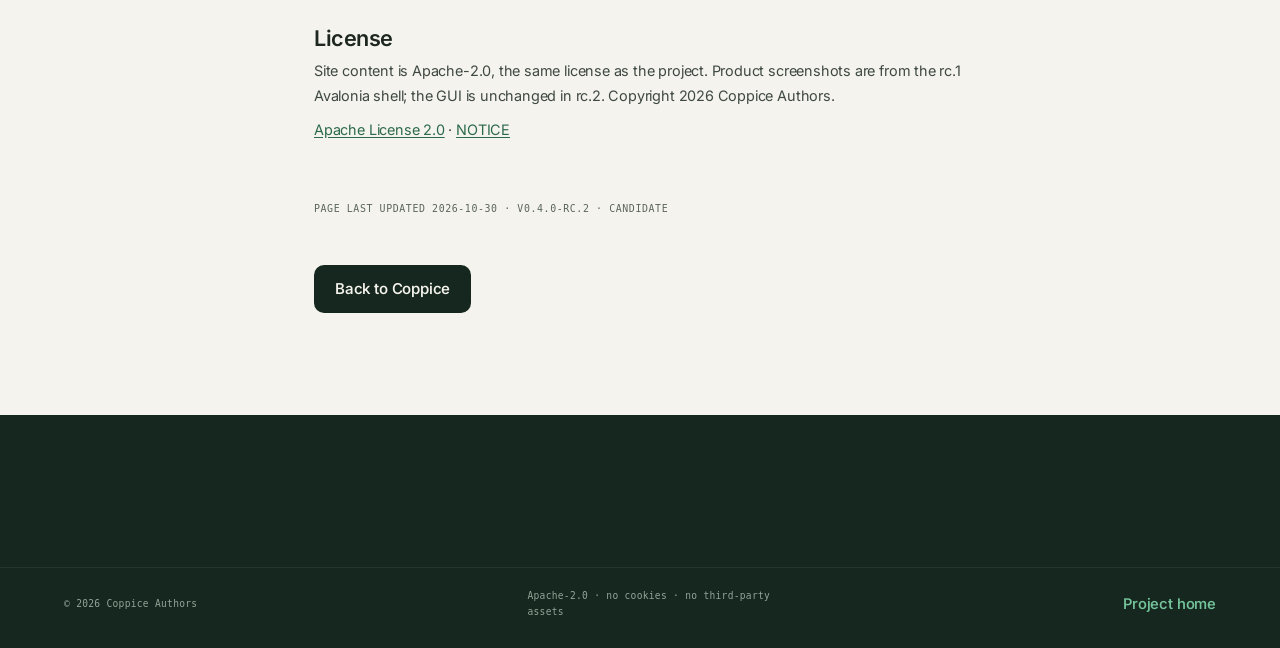
<file: site/colophon.html>
<!doctype html>
<html lang="en">
<head>
  <meta charset="utf-8">
  <meta name="viewport" content="width=device-width, initial-scale=1">
  <title>Colophon — Coppice</title>
  <meta name="description" content="How the Coppice project page is made: static HTML, self-hosted Inter, design references, truth checks, privacy, and license.">
  <meta name="theme-color" content="#15271E">
  <link rel="canonical" href="https://sudoscratchy.github.io/coppice/colophon.html">
  <meta property="og:type" content="website">
  <meta property="og:site_name" content="Coppice">
  <meta property="og:title" content="Colophon — Coppice">
  <meta property="og:description" content="How the Coppice project page is made: static HTML, self-hosted Inter, design references, truth checks, privacy, and license.">
  <meta property="og:url" content="https://sudoscratchy.github.io/coppice/colophon.html">
  <meta property="og:image" content="https://sudoscratchy.github.io/coppice/assets/img/og.png">
  <meta property="og:image:width" content="1200">
  <meta property="og:image:height" content="630">
  <meta name="twitter:card" content="summary_large_image">
  <meta name="twitter:title" content="Colophon — Coppice">
  <meta name="twitter:description" content="How the Coppice project page is made: static HTML, self-hosted Inter, design references, truth checks, privacy, and license.">
  <meta name="twitter:image" content="https://sudoscratchy.github.io/coppice/assets/img/og.png">
  <link rel="icon" href="favicon.svg" type="image/svg+xml">
  <link rel="preload" href="assets/fonts/inter-latin-var.woff2" as="font" type="font/woff2" crossorigin>
  <link rel="stylesheet" href="assets/css/site.css">
</head>
<body>
  <a class="skip-link" href="#main">Skip to content</a>

  <svg class="svg-sprite" aria-hidden="true" focusable="false" width="0" height="0">
    <symbol id="i-sprout" viewBox="0 0 24 24"><path d="M12 21v-8 M12 13C12 9.2 9.2 6 5 6c0 4.2 2.8 7 7 7z M12 13c0-3.8 2.8-7 7-7 0 4.2-3.2 7-7 7z M5 21h14"/></symbol>
  </svg>

  <header class="site-header">
    <div class="container header-inner">
      <a class="brand" href="index.html" aria-label="Coppice home">
        <svg class="icon brand-mark" aria-hidden="true"><use href="#i-sprout"/></svg>
        <span class="brand-name">coppice</span>
      </a>
      <a class="button button-small button-ghost header-github" href="index.html">Back to the project</a>
    </div>
  </header>

  <main id="main" class="colophon-main">
    <div class="container prose-page">
      <p class="eyebrow">Colophon</p>
      <h1>How this page is made.</h1>
      <p class="lede">A static project page for a tool that makes no network calls. It loads no third-party assets, sets no cookies, and keeps its claims honest with a small checker.</p>

      <section class="colophon-block">
        <h2>The page</h2>
        <p>One HTML page, one stylesheet, one small script, and a self-hosted font. There is no framework, no build step and no runtime dependency. GitHub Pages deploys the <code>site/</code> directory through <code>.github/workflows/pages.yml</code>.</p>
        <p><code>scripts/check-site.py</code> runs locally and in CI. It verifies that every local asset exists, that no runtime asset comes from another origin, that the page names the current <code>&lt;Version&gt;</code>, that the candidate status is present, and that false release claims are absent.</p>
      </section>

      <section class="colophon-block">
        <h2>Type</h2>
        <p>Body and display type is <a href="https://rsms.me/inter/">Inter</a>, a variable font, self-hosted as a latin subset. It is licensed under the SIL Open Font License 1.1; the license text is at <a href="assets/fonts/OFL.txt">assets/fonts/OFL.txt</a>.</p>
        <p>Terminal and label text uses the system monospace stack: Cascadia Mono, Consolas, DejaVu Sans Mono, then the platform default.</p>
      </section>

      <section class="colophon-block">
        <h2>Design references</h2>
        <p>The design practice on this page refers to two public skill collections:</p>
        <ul>
          <li><a href="https://github.com/emilkowalski/skills">emilkowalski/skills</a> — interface and motion guidance (MIT).</li>
          <li><a href="https://github.com/Motionsites-AI/claude-skill">Motionsites-AI/claude-skill</a> — the MotionSites web-builder skill instructions (MIT; its media collection is not used).</li>
        </ul>
        <p>These are design references, not vendored code. No upstream media is hosted here, and the page implementation is original.</p>
      </section>

      <section class="colophon-block">
        <h2>Truth</h2>
        <p>The page currently describes <code>0.4.0-rc.2</code>, the release candidate at <code>e738b52</code>. There is no <code>v0.4.0</code> tag, no GitHub Release and no public package feed. The four human gates are listed in <a href="index.html#status">the status section</a> and in <a href="https://github.com/SudoScraTchY/coppice/blob/main/SDD/AGENDA.md">SDD/AGENDA.md</a>.</p>
        <p>When the project version changes, the checker fails until this page is updated. That includes the tag procedure, which names the site version line.</p>
      </section>

      <section class="colophon-block">
        <h2>Privacy</h2>
        <p>No cookies, no analytics, no tracking pixels, no third-party scripts, no font CDN. The only network requests are for this origin's HTML, stylesheet, script, font and images. External links are ordinary links; following one leaves this page.</p>
      </section>

      <section class="colophon-block">
        <h2>License</h2>
        <p>Site content is Apache-2.0, the same license as the project. Product screenshots are from the rc.1 Avalonia shell; the GUI is unchanged in rc.2. Copyright 2026 Coppice Authors.</p>
        <p><a href="https://github.com/SudoScraTchY/coppice/blob/main/LICENSE">Apache License 2.0</a> · <a href="https://github.com/SudoScraTchY/coppice/blob/main/NOTICE">NOTICE</a></p>
      </section>

      <p class="colophon-meta mono">Page last updated 2026-10-30 <span aria-hidden="true">·</span> v0.4.0-rc.2 <span aria-hidden="true">·</span> candidate</p>

      <div class="colophon-footer">
        <a class="button button-primary" href="index.html">Back to Coppice</a>
      </div>
    </div>
  </main>

  <footer class="site-footer">
    <div class="container footer-bottom">
      <p class="mono">© 2026 Coppice Authors</p>
      <p class="mono">Apache-2.0 <span aria-hidden="true">·</span> no cookies <span aria-hidden="true">·</span> no third-party assets</p>
      <a class="text-link" href="index.html">Project home</a>
    </div>
  </footer>
</body>
</html>
</file>
<file: site/assets/css/site.css>
/* ==========================================================================
   Coppice project site
   Tokens from src/Coppice.Gui/Resources/Tokens.axaml; paper, forest, Inter.
   Contents: font, tokens, reset, type, layout, header, hero, sections,
   story, safety, surfaces, coverage, numbers, status, install, faq, footer,
   colophon, motion, responsive.
   ========================================================================== */

@font-face {
  font-family: "Inter";
  src: url("../fonts/inter-latin-var.woff2") format("woff2");
  font-weight: 100 900;
  font-style: normal;
  font-display: swap;
}

:root {
  --paper: #F5F3ED;
  --surface: #FFFFFF;
  --surface-muted: #EFEDE6;
  --surface-sunken: #E9E6DE;
  --ink: #1D2620;
  --ink-2: #3E4942;
  --muted: #5A655D;
  --forest: #15271E;
  --accent: #2C6A4C;
  --accent-hover: #23563E;
  --accent-soft: #DCEAE0;
  --accent-soft-text: #1F4F38;
  --accent-ring: #9CC7AD;
  --night: #0C1410;
  --night-surface: #131D17;
  --night-raised: #1A2620;
  --night-border: #26352C;
  --night-text: #E8F0E9;
  --night-muted: #93A499;
  --mint: #74C39B;
  --border: #E0DDD3;
  --border-strong: #C9C6BB;
  --warning: #8A5A12;
  --warning-soft: #F5E7CB;
  --warning-border: #E3CFA5;
  --danger: #A23A32;
  --danger-soft: #F5DEDB;
  --success: #27644A;
  --success-soft: #DCEAE0;

  --font-sans: "Inter", ui-sans-serif, system-ui, -apple-system, BlinkMacSystemFont, "Segoe UI", sans-serif;
  --font-mono: "Cascadia Mono", Consolas, "DejaVu Sans Mono", ui-monospace, SFMono-Regular, Menlo, monospace;

  --ease-out: cubic-bezier(.23, 1, .32, 1);
  --ease-in-out: cubic-bezier(.77, 0, .175, 1);

  --radius-sm: 6px;
  --radius-md: 10px;
  --radius-lg: 14px;
  --radius-xl: 20px;

  --container: 72rem;
  --gutter: clamp(20px, 5vw, 64px);
  --section: clamp(88px, 11vw, 168px);
  --shadow-card: 0 1px 2px rgba(21, 39, 30, .05), 0 14px 36px rgba(21, 39, 30, .07);
  --shadow-lift: 0 1px 2px rgba(21, 39, 30, .06), 0 24px 60px rgba(21, 39, 30, .10);
  --focus: #2C6A4C;
  --header-bg: rgba(11, 18, 14, .84);
}

/* Reset ------------------------------------------------------------------ */

*,
*::before,
*::after { box-sizing: border-box; }

html {
  -webkit-text-size-adjust: 100%;
  scroll-behavior: smooth;
  scroll-padding-top: 104px;
}

body {
  margin: 0;
  background: var(--paper);
  color: var(--ink);
  font-family: var(--font-sans);
  font-size: 1.0625rem;
  line-height: 1.65;
  letter-spacing: -0.011em;
  -webkit-font-smoothing: antialiased;
  text-rendering: optimizeLegibility;
}

body::before {
  content: "";
  position: fixed;
  inset: 0;
  z-index: 1;
  pointer-events: none;
  opacity: .045;
  background-image: url("data:image/svg+xml,%3Csvg xmlns='http://www.w3.org/2000/svg' width='180' height='180'%3E%3Cfilter id='n'%3E%3CfeTurbulence type='fractalNoise' baseFrequency='.9' numOctaves='2' stitchTiles='stitch'/%3E%3C/filter%3E%3Crect width='100%25' height='100%25' filter='url(%23n)' opacity='.55'/%3E%3C/svg%3E");
  background-size: 180px 180px;
  mix-blend-mode: multiply;
}

img,
svg { display: block; max-width: 100%; }

img { height: auto; }

a { color: inherit; }

button,
input,
textarea,
select { font: inherit; color: inherit; }

button { cursor: pointer; }

h1, h2, h3, h4, p, figure, blockquote, dl, dd { margin: 0; }

ul, ol { margin: 0; padding: 0; }

code, pre, kbd, .mono { font-family: var(--font-mono); }

code {
  font-size: .86em;
  letter-spacing: -0.01em;
  overflow-wrap: anywhere;
}

pre { margin: 0; }

::selection { background: var(--accent-soft); color: var(--ink); }

:focus-visible {
  outline: 2px solid var(--focus);
  outline-offset: 3px;
  border-radius: 2px;
}

.svg-sprite { position: absolute; width: 0; height: 0; overflow: hidden; }

.icon {
  width: 20px;
  height: 20px;
  flex: 0 0 auto;
  fill: none;
  stroke: currentColor;
  stroke-width: 1.75;
  stroke-linecap: round;
  stroke-linejoin: round;
}

.icon-large { width: 56px; height: 56px; stroke-width: 1.1; }

.sr-only {
  position: absolute;
  width: 1px;
  height: 1px;
  padding: 0;
  margin: -1px;
  overflow: hidden;
  clip: rect(0, 0, 0, 0);
  white-space: nowrap;
  border: 0;
}

.skip-link {
  position: fixed;
  top: 12px;
  left: 12px;
  z-index: 200;
  transform: translateY(-160%);
  background: var(--mint);
  color: var(--forest);
  padding: 10px 16px;
  border-radius: var(--radius-md);
  text-decoration: none;
  font-size: 14px;
  font-weight: 550;
  transition: transform .18s var(--ease-out);
}

.skip-link:focus { transform: translateY(0); }

.mono { font-family: var(--font-mono); }

/* Type ------------------------------------------------------------------- */

h1, h2, h3 {
  font-weight: 600;
  color: var(--ink);
  text-wrap: balance;
}

h1 {
  font-size: clamp(2.6rem, 7.2vw, 6.25rem);
  line-height: .96;
  letter-spacing: -0.045em;
}

h1 .line { display: block; }

h1 .accent { color: var(--accent); }

h2 {
  font-size: clamp(2rem, 4.4vw, 3.4rem);
  line-height: 1.04;
  letter-spacing: -0.035em;
}

h3 {
  font-size: clamp(1.15rem, 1.8vw, 1.4rem);
  line-height: 1.25;
  letter-spacing: -0.02em;
}

.eyebrow {
  display: flex;
  align-items: center;
  gap: 10px;
  color: var(--accent);
  font-family: var(--font-mono);
  font-size: .72rem;
  font-weight: 500;
  letter-spacing: .16em;
  line-height: 1.4;
  text-transform: uppercase;
}

.eyebrow-mark {
  width: 6px;
  height: 6px;
  flex: 0 0 auto;
  border-radius: 50%;
  background: currentColor;
  box-shadow: 0 0 0 4px var(--accent-soft);
}

.lede {
  margin-top: 20px;
  max-width: 62ch;
  color: var(--ink-2);
  font-size: clamp(1.08rem, 1.5vw, 1.22rem);
  line-height: 1.6;
  letter-spacing: -0.014em;
}

.prose { max-width: 64ch; }

.prose p + p { margin-top: 1rem; }

.prose strong { color: var(--ink); font-weight: 600; }

.prose-narrow { margin-top: 18px; max-width: 56ch; color: var(--ink-2); }

.fine {
  color: var(--muted);
  font-size: .8rem;
  line-height: 1.55;
  letter-spacing: 0;
}

.section-head { max-width: 760px; }
.section-head h2 { margin-top: 16px; }

.section { padding-block: var(--section); position: relative; }

.container {
  width: 100%;
  max-width: calc(var(--container) + (var(--gutter) * 2));
  margin-inline: auto;
  padding-inline: var(--gutter);
}

[id] { scroll-margin-top: 104px; }

/* Buttons and links ------------------------------------------------------ */

.button {
  display: inline-flex;
  align-items: center;
  justify-content: center;
  gap: 8px;
  min-height: 48px;
  padding: 0 20px;
  border: 1px solid transparent;
  border-radius: var(--radius-md);
  font-size: 15px;
  font-weight: 550;
  letter-spacing: -0.012em;
  line-height: 1;
  text-decoration: none;
  white-space: nowrap;
  transition: background-color .2s var(--ease-out), border-color .2s var(--ease-out), color .2s var(--ease-out), transform .16s var(--ease-out);
}

.button .icon { width: 17px; height: 17px; stroke-width: 1.9; }

.button-primary { background: var(--forest); color: var(--paper); }
.button-ghost { background: transparent; border-color: var(--border-strong); color: var(--ink); }
.button-small { min-height: 40px; padding: 0 14px; font-size: 13.5px; }
.button-small .icon { width: 15px; height: 15px; }

.button:active { transform: scale(.97); }

.text-link {
  display: inline-flex;
  align-items: center;
  gap: 7px;
  color: var(--accent);
  font-weight: 550;
  font-size: .92rem;
  text-decoration: none;
  border-bottom: 1px solid transparent;
  transition: border-color .18s var(--ease-out), color .18s var(--ease-out);
}

.text-link .icon { width: 15px; height: 15px; transition: transform .18s var(--ease-out); }

kbd {
  display: inline-block;
  padding: 1px 5px;
  border: 1px solid var(--border-strong);
  border-radius: 4px;
  background: var(--paper);
  color: var(--ink-2);
  font-size: .78em;
  line-height: 1.4;
}

/* Pills and chips -------------------------------------------------------- */

.pill {
  display: inline-flex;
  align-items: center;
  gap: 5px;
  padding: 3px 8px;
  border: 1px solid transparent;
  border-radius: 999px;
  font-family: var(--font-mono);
  font-size: .64rem;
  font-weight: 500;
  letter-spacing: .09em;
  line-height: 1.5;
  text-transform: uppercase;
  white-space: nowrap;
}

.pill::before {
  content: "";
  width: 5px;
  height: 5px;
  border-radius: 50%;
  background: currentColor;
}

.pill-safe,
.pill-ok { background: var(--success-soft); border-color: #C5DCCE; color: var(--success); }
.pill-open,
.pill-candidate { background: var(--warning-soft); border-color: var(--warning-border); color: var(--warning); }

.status-chip {
  display: inline-flex;
  align-items: center;
  gap: 7px;
  margin-top: 24px;
  padding: 7px 12px;
  border: 1px solid var(--border);
  border-radius: 999px;
  background: rgba(255, 255, 255, .55);
  color: var(--ink-2);
  font-family: var(--font-mono);
  font-size: .7rem;
  letter-spacing: .02em;
  text-decoration: none;
  transition: border-color .18s var(--ease-out), background-color .18s var(--ease-out);
}

.status-dot {
  width: 6px;
  height: 6px;
  border-radius: 50%;
  background: var(--warning);
  box-shadow: 0 0 0 3px var(--warning-soft);
}

.status-sep { color: var(--border-strong); }

/* Header ----------------------------------------------------------------- */

.site-header {
  position: sticky;
  top: 0;
  z-index: 50;
  background: var(--header-bg);
  border-bottom: 1px solid rgba(255, 255, 255, .08);
  color: var(--paper);
}

.site-header :focus-visible { outline-color: var(--mint); }

@supports (backdrop-filter: blur(1px)) {
  .site-header { backdrop-filter: blur(16px) saturate(1.2); }
}

.header-inner {
  display: flex;
  align-items: center;
  gap: 22px;
  min-height: 72px;
}

.brand {
  display: inline-flex;
  align-items: center;
  gap: 9px;
  margin-right: auto;
  color: var(--paper);
  text-decoration: none;
}

.brand-mark { width: 26px; height: 26px; color: var(--mint); stroke-width: 1.6; }

.brand-name {
  font-size: 1.18rem;
  font-weight: 600;
  letter-spacing: -0.03em;
}

.primary-nav { display: flex; align-items: center; gap: 2px; }

.primary-nav a {
  padding: 9px 11px;
  border-radius: 8px;
  color: #C1CFC5;
  font-size: .875rem;
  font-weight: 500;
  text-decoration: none;
  transition: background-color .18s var(--ease-out), color .18s var(--ease-out);
}

.header-github {
  border-color: rgba(255, 255, 255, .16);
  background: rgba(255, 255, 255, .04);
  color: var(--paper);
}

/* Hero ------------------------------------------------------------------- */

.hero {
  position: relative;
  overflow: hidden;
  display: flex;
  flex-direction: column;
  min-height: calc(100svh - 72px);
  padding-top: clamp(32px, 4.5vw, 56px);
  padding-bottom: 18px;
  background:
    radial-gradient(920px 620px at 82% 8%, rgba(116, 195, 155, .12), transparent 62%),
    radial-gradient(700px 520px at 4% 92%, rgba(224, 177, 94, .055), transparent 65%),
    var(--night);
  color: var(--night-text);
  --mx: 50%;
  --my: 40%;
}

.hero::before {
  content: "";
  position: absolute;
  inset: 0;
  z-index: 1;
  pointer-events: none;
  opacity: .06;
  background-image: url("data:image/svg+xml,%3Csvg xmlns='http://www.w3.org/2000/svg' width='180' height='180'%3E%3Cfilter id='n'%3E%3CfeTurbulence type='fractalNoise' baseFrequency='.9' numOctaves='2' stitchTiles='stitch'/%3E%3C/filter%3E%3Crect width='100%25' height='100%25' filter='url(%23n)' opacity='.55'/%3E%3C/svg%3E");
  background-size: 180px 180px;
  mix-blend-mode: soft-light;
}

.hero::after {
  content: "";
  position: absolute;
  inset: 0;
  z-index: 1;
  pointer-events: none;
  opacity: 0;
  background: radial-gradient(520px circle at var(--mx) var(--my), rgba(116, 195, 155, .10), transparent 68%);
  transition: opacity .3s var(--ease-out);
}

.hero.is-spotlit::after { opacity: 1; }

.hero-art {
  position: absolute;
  inset: 0;
  z-index: 0;
  pointer-events: none;
  overflow: hidden;
  -webkit-mask-image: linear-gradient(90deg, transparent 0%, #000 26%, #000 100%);
  mask-image: linear-gradient(90deg, transparent 0%, #000 26%, #000 100%);
}

.root-svg {
  position: absolute;
  right: -80px;
  bottom: -110px;
  width: min(1200px, 96vw);
  height: auto;
  opacity: .95;
  filter: drop-shadow(0 0 18px rgba(116, 195, 155, .08));
}

.root-path {
  stroke: var(--mint);
  stroke-dasharray: 1;
  stroke-dashoffset: 1;
}

.root-trunk { stroke-width: 10; opacity: .38; }
.root-trunk-inner { stroke-width: 1.5; opacity: .9; }
.root-main { stroke-width: 3; opacity: .65; }
.root-fine { stroke-width: 1.4; opacity: .4; }

.root-nodes,
.root-labels,
.root-sprout { opacity: 0; }

.root-node { stroke: var(--night); stroke-width: 3; }
.node-ok { fill: var(--mint); }
.node-warn { fill: #E0B15E; }
.node-muted { fill: #6E8A7B; }

.root-labels {
  fill: #9DB3A5;
  font-family: var(--font-mono);
  font-size: 12px;
  letter-spacing: .06em;
}

.hero-hud {
  position: absolute;
  top: 26px;
  right: 32px;
  display: flex;
  flex-direction: column;
  align-items: flex-end;
  gap: 5px;
  color: #7E9587;
  font-family: var(--font-mono);
  font-size: .6rem;
  letter-spacing: .12em;
  text-align: right;
  text-transform: uppercase;
}

.hero-hud-value {
  display: inline-flex;
  align-items: center;
  gap: 7px;
  color: var(--paper);
}

.hero-hud-value i {
  width: 5px;
  height: 5px;
  border-radius: 50%;
  background: var(--mint);
  box-shadow: 0 0 0 3px rgba(116, 195, 155, .16);
}

.hero-orbit {
  position: absolute;
  top: -260px;
  left: -220px;
  z-index: 0;
  width: 760px;
  height: auto;
  color: var(--mint);
  opacity: .5;
  pointer-events: none;
  -webkit-mask-image: radial-gradient(circle at 50% 50%, #000 0 55%, transparent 78%);
  mask-image: radial-gradient(circle at 50% 50%, #000 0 55%, transparent 78%);
}

.hero-orbit circle { opacity: .16; }

.root-sprout {
  fill: none;
  stroke: var(--mint);
  stroke-width: 1.4;
  stroke-linecap: round;
  stroke-linejoin: round;
}

.hero-scan {
  position: absolute;
  top: 0;
  bottom: 0;
  left: 0;
  width: 2px;
  opacity: 0;
  background: linear-gradient(180deg, transparent, rgba(116, 195, 155, .65), transparent);
  box-shadow: 0 0 24px rgba(116, 195, 155, .35);
}

.hero-grid {
  position: relative;
  z-index: 2;
  flex: 1;
  display: grid;
  grid-template-columns: minmax(0, 1fr) minmax(340px, 460px);
  gap: 16px clamp(40px, 6vw, 80px);
  align-items: start;
}

.hero-head { grid-column: 1 / -1; }

.hero-head .eyebrow {
  margin-bottom: 16px;
  color: var(--mint);
}

.hero .eyebrow-mark {
  color: var(--mint);
  box-shadow: 0 0 0 4px rgba(116, 195, 155, .14);
}

.eyebrow-sep { color: rgba(255, 255, 255, .3); }

.hero h1 {
  color: var(--paper);
  font-size: clamp(2.8rem, 6.3vw, 5rem);
  line-height: .94;
}

.hero h1 .accent { color: var(--mint); }

.word { display: inline-block; }

.underline-word { position: relative; }

.word-stroke {
  position: absolute;
  left: 0;
  right: 0;
  bottom: -.12em;
  width: 100%;
  height: .16em;
  overflow: visible;
}

.word-stroke path {
  fill: none;
  stroke: var(--mint);
  stroke-width: 3.2;
  stroke-linecap: round;
  stroke-dasharray: 100;
  stroke-dashoffset: 100;
}

.hero-body { grid-column: 1; padding-top: 4px; }

.hero-body .lede {
  max-width: 54ch;
  color: #C1CFC5;
}

.hero-actions {
  display: flex;
  flex-wrap: wrap;
  gap: 10px;
  margin-top: 26px;
}

.hero .button-primary { background: var(--mint); color: var(--forest); }
.hero .button-ghost { border-color: rgba(255, 255, 255, .22); background: transparent; color: var(--paper); }

.hero .status-chip {
  border-color: rgba(255, 255, 255, .16);
  background: rgba(255, 255, 255, .05);
  color: var(--night-text);
}

.hero .status-chip .status-sep { color: rgba(255, 255, 255, .3); }
.hero .status-dot { background: var(--mint); box-shadow: 0 0 0 3px rgba(116, 195, 155, .16); }

.hero-foot {
  position: relative;
  z-index: 2;
  display: flex;
  align-items: center;
  justify-content: space-between;
  gap: 18px 32px;
  margin-top: clamp(18px, 3vw, 28px);
  padding-top: 15px;
  border-top: 1px solid rgba(255, 255, 255, .12);
}

.hero-facts {
  display: flex;
  flex-wrap: wrap;
  gap: 8px 26px;
  list-style: none;
  color: #93A499;
  font-family: var(--font-mono);
  font-size: .64rem;
  letter-spacing: .02em;
}

.hero-facts li { display: flex; flex-wrap: wrap; align-items: baseline; gap: 6px; }
.hero-facts .mono { color: var(--paper); }
.fact-note { color: #6E8578; font-size: .58rem; letter-spacing: .02em; }

.scroll-cue {
  display: inline-flex;
  align-items: center;
  gap: 8px;
  color: var(--paper);
  font-family: var(--font-mono);
  font-size: .64rem;
  letter-spacing: .12em;
  text-transform: uppercase;
  text-decoration: none;
  white-space: nowrap;
}

.scroll-cue .icon { width: 14px; height: 14px; transform: rotate(90deg); }

/* Evidence cabinet ------------------------------------------------------- */

.evidence-cabinet {
  grid-column: 2;
  grid-row: 2;
  position: relative;
  align-self: start;
  padding: 20px;
  border: 1px solid var(--border);
  border-radius: var(--radius-xl);
  background:
    linear-gradient(180deg, rgba(255, 255, 255, .9), rgba(255, 255, 255, .65)),
    var(--surface);
  box-shadow: var(--shadow-lift);
}

.hero .evidence-cabinet {
  margin-top: 4px;
  padding: 18px;
  border-top: 2px solid var(--mint);
  box-shadow:
    0 32px 80px rgba(0, 0, 0, .45),
    0 0 0 1px rgba(255, 255, 255, .06),
    0 0 64px rgba(116, 195, 155, .07);
}

.cabinet-head {
  display: flex;
  align-items: center;
  justify-content: space-between;
  gap: 12px;
  padding-bottom: 14px;
  border-bottom: 1px solid var(--border);
  color: var(--muted);
  font-size: .64rem;
  letter-spacing: .13em;
  text-transform: uppercase;
}

.cabinet-ref { color: var(--accent); }

.terminal {
  position: relative;
  overflow: hidden;
  margin-top: 14px;
  border: 1px solid #23332A;
  border-radius: var(--radius-md);
  background: #09110D;
  box-shadow: inset 0 1px 0 rgba(255, 255, 255, .04);
}

.terminal-bar {
  display: flex;
  align-items: center;
  gap: 10px;
  padding: 9px 12px;
  border-bottom: 1px solid #1B2821;
  background: #0F1913;
  color: #93A499;
  font-size: .62rem;
  letter-spacing: .08em;
  text-transform: uppercase;
}

.terminal-dots { display: inline-flex; gap: 4px; }
.terminal-dots i { width: 6px; height: 6px; border-radius: 50%; background: #2C3B32; }
.terminal-dots i:first-child { background: #4A2F2B; }
.terminal-dots i:nth-child(2) { background: #4A4329; }
.terminal-dots i:nth-child(3) { background: #274237; }

.terminal pre {
  padding: 16px;
  overflow-x: auto;
  color: #C1CFC5;
  font-size: .73rem;
  line-height: 1.7;
}

.t-prompt { color: var(--mint); }
.t-ok { color: #9EDDB9; }
.t-accent { color: #9EDDB9; }
.t-warn { color: #E0B15E; }
.t-danger { color: #EF9188; }
.t-muted { color: #7C8E83; }

.scan-line {
  position: absolute;
  top: 0;
  left: 0;
  right: 0;
  height: 1px;
  opacity: 0;
  background: linear-gradient(90deg, transparent, rgba(116, 195, 155, .8), transparent);
}

.plan-card {
  margin-top: 12px;
  padding: 14px 15px;
  border: 1px solid var(--border);
  border-radius: var(--radius-md);
  background: var(--paper);
}

.plan-head { display: flex; align-items: center; justify-content: space-between; gap: 10px; }
.plan-head .mono { color: var(--muted); font-size: .64rem; letter-spacing: .14em; text-transform: uppercase; }

.plan-id {
  margin-top: 8px;
  color: var(--ink);
  font-size: .86rem;
  letter-spacing: -0.01em;
}

.plan-meta {
  display: flex;
  flex-wrap: wrap;
  gap: 6px;
  margin-top: 7px;
  color: var(--muted);
  font-size: .64rem;
}

.plan-meta span {
  padding: 2px 6px;
  border: 1px solid var(--border);
  border-radius: 4px;
  background: var(--surface);
}

.plan-reason {
  margin-top: 10px;
  color: var(--ink-2);
  font-size: .78rem;
  line-height: 1.55;
}

.quarantine-card {
  display: flex;
  align-items: center;
  justify-content: space-between;
  gap: 10px;
  margin-top: 10px;
  padding: 11px 14px;
  border: 1px solid #C5DCCE;
  border-radius: var(--radius-md);
  background: var(--accent-soft);
}

.quarantine-label {
  display: block;
  color: var(--accent-soft-text);
  font-size: .58rem;
  letter-spacing: .13em;
  text-transform: uppercase;
}

.quarantine-id { display: block; margin-top: 2px; color: var(--accent-soft-text); font-size: .65rem; }

.cabinet-note {
  margin-top: 12px;
  color: var(--muted);
  font-size: .68rem;
  line-height: 1.5;
}

/* Problem ---------------------------------------------------------------- */

.problem { background: var(--surface); border-block: 1px solid var(--border); }

.split {
  display: grid;
  grid-template-columns: minmax(0, .9fr) minmax(0, 1.1fr);
  gap: clamp(40px, 6vw, 96px);
  align-items: start;
}

.split-head h2 { margin-top: 16px; max-width: 12ch; }

.verdict-grid {
  display: grid;
  grid-template-columns: repeat(3, minmax(0, 1fr));
  gap: 0;
  margin-top: 32px;
  border-top: 1px solid var(--border);
}

.verdict { padding: 18px 18px 0 0; border-right: 1px solid var(--border); }
.verdict:last-child { border-right: 0; padding-right: 0; }

.verdict-dot {
  display: inline-block;
  width: 8px;
  height: 8px;
  margin-right: 6px;
  border-radius: 50%;
}
.verdict-dot-ok { background: var(--success); }
.verdict-dot-mid { background: var(--warning); }
.verdict-dot-unknown { background: var(--muted); }

.verdict-label { color: var(--ink); font-size: .68rem; letter-spacing: .1em; text-transform: uppercase; }

.verdict p { margin-top: 8px; color: var(--muted); font-size: .8rem; line-height: 1.5; }

/* Etymology -------------------------------------------------------------- */

.etymology { background: var(--accent-soft); }

.etymology-grid {
  display: grid;
  grid-template-columns: minmax(0, 240px) minmax(0, 1fr);
  gap: clamp(24px, 5vw, 72px);
  align-items: center;
}

.etymology-mark {
  display: grid;
  place-items: center;
  width: clamp(150px, 18vw, 220px);
  aspect-ratio: 1;
  border: 1px solid rgba(44, 106, 76, .28);
  border-radius: 50%;
  color: var(--accent);
  background: rgba(255, 255, 255, .35);
}

.etymology .eyebrow { color: var(--accent-soft-text); }
.etymology .eyebrow-mark { box-shadow: 0 0 0 4px rgba(255, 255, 255, .5); }

.pron { margin-top: 10px; color: var(--accent-soft-text); font-size: .78rem; letter-spacing: .02em; }

.etymology-line {
  margin-top: 14px;
  color: var(--ink);
  font-size: clamp(1.7rem, 3.6vw, 3rem);
  line-height: 1.12;
  letter-spacing: -0.035em;
}

.etymology .prose-narrow { color: var(--accent-soft-text); }

/* Story ------------------------------------------------------------------ */

.story {
  position: relative;
  --mx: 50%;
  --my: 50%;
  background:
    radial-gradient(900px 520px at 82% -8%, rgba(116, 195, 155, .075), transparent 60%),
    var(--night);
  color: var(--night-text);
}

.story::after {
  content: "";
  position: absolute;
  inset: 0;
  z-index: 0;
  pointer-events: none;
  opacity: 0;
  background: radial-gradient(360px circle at var(--mx) var(--my), rgba(116, 195, 155, .09), transparent 68%);
  transition: opacity .3s var(--ease-out);
}

.story.is-spotlit::after { opacity: 1; }
.story > .container { position: relative; z-index: 1; }

.story h2, .story h3 { color: var(--night-text); }
.story .eyebrow { color: var(--mint); }
.story .eyebrow-mark { box-shadow: 0 0 0 4px rgba(116, 195, 155, .12); }
.story .lede { color: var(--night-muted); }

.story-intro { max-width: 760px; margin-bottom: clamp(40px, 6vw, 72px); }
.story-intro h2 { margin-top: 16px; }

.story-grid {
  display: grid;
  grid-template-columns: minmax(0, .95fr) minmax(0, 1.05fr);
  gap: clamp(40px, 6vw, 88px);
  align-items: start;
}

.story-terminal-wrap { position: sticky; top: 108px; }

.story-terminal {
  overflow: hidden;
  border: 1px solid var(--night-border);
  border-radius: var(--radius-lg);
  background: #09110D;
  box-shadow: 0 30px 80px rgba(0, 0, 0, .35);
}

.story-terminal .terminal-bar { border-bottom-color: #1B2821; }

.story-panes { min-height: 372px; padding: 18px 20px; }

.story-pane { display: none; }
.story-pane.is-active { display: block; }

.story-pane pre {
  overflow-x: auto;
  color: #C1CFC5;
  font-size: .76rem;
  line-height: 1.8;
}

.terminal-foot {
  padding: 10px 20px;
  border-top: 1px solid #1B2821;
  color: #7C8E83;
  font-size: .6rem;
  letter-spacing: .1em;
  text-transform: uppercase;
}

.story-steps { list-style: none; }

.story-step {
  position: relative;
  display: grid;
  grid-template-columns: 42px minmax(0, 1fr);
  gap: 16px;
  padding: 28px 0 28px 20px;
  border-top: 1px solid var(--night-border);
  transition: background-color .2s var(--ease-out);
}

.story-step:last-child { border-bottom: 1px solid var(--night-border); }

.story-step::before {
  content: "";
  position: absolute;
  top: 0;
  bottom: 0;
  left: 0;
  width: 2px;
  background: transparent;
  transition: background-color .2s var(--ease-out);
}

.story-step.is-active::before { background: var(--mint); }

.step-index { padding-top: 5px; color: #7C8E83; font-size: .68rem; letter-spacing: .1em; }
.story-step.is-active .step-index { color: var(--mint); }

.step-body h3 { font-size: clamp(1.2rem, 2vw, 1.5rem); }

.step-body p {
  max-width: 56ch;
  margin-top: 8px;
  color: var(--night-muted);
  font-size: .9rem;
  line-height: 1.6;
}

.step-body strong { color: var(--night-text); font-weight: 600; }

.step-artifact {
  margin-top: 14px;
  padding: 10px 12px;
  overflow-x: auto;
  border: 1px solid var(--night-border);
  border-radius: var(--radius-sm);
  background: #09110D;
  color: #C1CFC5;
  font-size: .68rem;
  line-height: 1.65;
}

.story-footnote {
  margin-top: 40px;
  max-width: 86ch;
  color: #7C8E83;
  font-size: .64rem;
  line-height: 1.6;
}

/* Safety ----------------------------------------------------------------- */

.safety-head { max-width: 860px; }
.safety-head h2 { margin-top: 16px; }

.safety-grid {
  display: grid;
  grid-template-columns: minmax(0, .95fr) minmax(0, 1.05fr);
  gap: clamp(32px, 6vw, 80px);
  align-items: start;
  margin-top: clamp(40px, 6vw, 72px);
}

.rings-figure { margin: 0; }

.rings-svg {
  width: 100%;
  max-width: 540px;
  margin-inline: auto;
  overflow: visible;
}

.rings-svg .ring { fill: none; transition: opacity .22s var(--ease-out), stroke-width .22s var(--ease-out); }
.rings-svg .ring-0 { fill: var(--forest); stroke: none; }
.ring-1 { stroke: var(--accent); stroke-width: 18; }
.ring-2 { stroke: #8A958D; stroke-width: 9; stroke-dasharray: 2 11; stroke-linecap: round; }
.ring-3 { stroke: var(--accent-ring); stroke-width: 18; }
.ring-4 { stroke: var(--warning); stroke-width: 18; }
.ring-5 { stroke: var(--danger); stroke-width: 18; stroke-opacity: .9; }

.ring-halo {
  fill: none;
  stroke: var(--accent);
  stroke-width: 1.5;
  opacity: 0;
  transition: opacity .22s var(--ease-out);
}

.ring-sprout {
  fill: none;
  stroke: var(--paper);
  stroke-width: 1.5;
  stroke-linecap: round;
  stroke-linejoin: round;
}

.ring-cut {
  stroke: var(--border-strong);
  stroke-width: 1;
  stroke-dasharray: 4 7;
  opacity: .75;
}

.rings-figure[data-active-ring="0"] .ring-halo { opacity: .9; }

.rings-figure[data-active-ring="1"] .ring-1 { stroke-width: 26; }
.rings-figure[data-active-ring="2"] .ring-2 { stroke-width: 16; }
.rings-figure[data-active-ring="3"] .ring-3 { stroke-width: 26; }
.rings-figure[data-active-ring="4"] .ring-4 { stroke-width: 26; }
.rings-figure[data-active-ring="5"] .ring-5 { stroke-width: 26; }

.rings-figure[data-active-ring="1"] .ring:not(.ring-0):not(.ring-1),
.rings-figure[data-active-ring="2"] .ring:not(.ring-0):not(.ring-2),
.rings-figure[data-active-ring="3"] .ring:not(.ring-0):not(.ring-3),
.rings-figure[data-active-ring="4"] .ring:not(.ring-0):not(.ring-4),
.rings-figure[data-active-ring="5"] .ring:not(.ring-0):not(.ring-5) { opacity: .28; }

.rings-figure figcaption {
  margin-top: 6px;
  color: var(--ink-2);
  font-size: .95rem;
  text-align: center;
}

.rings-note { margin-top: 4px; color: var(--muted); font-size: .62rem; text-align: center; letter-spacing: .04em; }

.ring-list { border-bottom: 1px solid var(--border); }

.ring-item {
  display: grid;
  grid-template-columns: 30px minmax(0, 1fr);
  gap: 12px;
  width: 100%;
  padding: 13px 10px;
  border: 0;
  border-top: 1px solid var(--border);
  border-radius: 0;
  background: transparent;
  text-align: left;
  transition: background-color .18s var(--ease-out);
}

.ring-index { padding-top: 2px; color: var(--muted); font-size: .64rem; letter-spacing: .08em; }
.ring-text { display: block; }
.ring-name { display: block; color: var(--ink); font-weight: 600; font-size: .95rem; }
.ring-rule { display: block; color: var(--ink-2); font-size: .8rem; line-height: 1.5; }

.ring-item.is-active { background: var(--accent-soft); border-radius: var(--radius-md); }
.ring-item.is-active .ring-index { color: var(--accent); }
.ring-item.is-active .ring-name { color: var(--accent-soft-text); }

.gateway { margin-top: 36px; }

.gateway h3 { font-size: 1.3rem; }

.gateway-list {
  display: grid;
  grid-template-columns: repeat(2, minmax(0, 1fr));
  gap: 0 28px;
  margin-top: 16px;
  list-style: none;
  counter-reset: gate;
}

.gateway-list li {
  position: relative;
  padding: 12px 0 12px 30px;
  border-top: 1px solid var(--border);
  color: var(--ink-2);
  font-size: .78rem;
  line-height: 1.55;
  counter-increment: gate;
}

.gateway-list li::before {
  content: counter(gate, decimal-leading-zero);
  position: absolute;
  top: 13px;
  left: 0;
  color: var(--accent);
  font-family: var(--font-mono);
  font-size: .58rem;
  letter-spacing: .06em;
}

.gateway-list li span {
  display: block;
  margin-bottom: 2px;
  color: var(--ink);
  font-size: .84rem;
  font-weight: 600;
}

.gateway-note { margin-top: 16px; max-width: 62ch; color: var(--muted); font-size: .76rem; line-height: 1.55; }

.safety-cards {
  display: grid;
  grid-template-columns: repeat(3, minmax(0, 1fr));
  gap: 16px;
  margin-top: clamp(40px, 6vw, 72px);
}

.safety-card {
  padding: 24px;
  border: 1px solid var(--border);
  border-radius: var(--radius-lg);
  background: var(--surface);
}

.safety-card .icon { width: 24px; height: 24px; color: var(--accent); }
.safety-card h3 { margin-top: 14px; font-size: 1.15rem; }
.safety-card p { margin-top: 8px; color: var(--ink-2); font-size: .85rem; line-height: 1.6; }

.safety-quotes {
  display: grid;
  grid-template-columns: repeat(2, minmax(0, 1fr));
  gap: clamp(24px, 5vw, 64px);
  margin-top: clamp(48px, 7vw, 88px);
}

.safety-quotes blockquote {
  padding-left: 20px;
  border-left: 2px solid var(--accent);
}

.safety-quotes p {
  color: var(--forest);
  font-size: clamp(1.6rem, 3vw, 2.4rem);
  font-weight: 600;
  line-height: 1.15;
  letter-spacing: -0.035em;
}

.safety-quotes cite {
  display: block;
  margin-top: 10px;
  color: var(--muted);
  font-size: .66rem;
  font-style: normal;
  letter-spacing: .08em;
}

.safety-link { margin-top: 40px; }

/* Surfaces --------------------------------------------------------------- */

.surfaces { background: var(--surface); border-block: 1px solid var(--border); }

.gui-collage {
  display: grid;
  grid-template-columns: minmax(0, 1.55fr) minmax(0, .95fr);
  gap: 16px;
  margin-top: clamp(40px, 5vw, 64px);
}

.shot-stack { display: grid; gap: 16px; }

.shot {
  overflow: hidden;
  border: 1px solid var(--border);
  border-radius: var(--radius-lg);
  background: var(--paper);
  box-shadow: var(--shadow-card);
}

.shot img { width: 100%; height: auto; }

.shot figcaption {
  padding: 11px 14px;
  border-top: 1px solid var(--border);
  color: var(--muted);
  font-size: .74rem;
  line-height: 1.5;
}

.shot figcaption .mono { margin-right: 6px; color: var(--accent); font-size: .62rem; letter-spacing: .1em; text-transform: uppercase; }

.screenshot-caption { margin-top: 12px; color: var(--muted); font-size: .64rem; letter-spacing: .04em; }

.surface-detail {
  display: grid;
  grid-template-columns: repeat(2, minmax(0, 1fr));
  gap: clamp(24px, 5vw, 64px);
  margin-top: clamp(40px, 6vw, 64px);
}

.surface-detail article { padding-top: 20px; border-top: 1px solid var(--border); }
.surface-detail h3 { font-size: 1.1rem; }
.surface-detail h3 .mono { margin-right: 8px; color: var(--accent); font-size: .64rem; letter-spacing: .12em; text-transform: uppercase; }
.surface-detail p { margin-top: 10px; color: var(--ink-2); font-size: .88rem; line-height: 1.65; }
.surface-detail p code { padding: 1px 4px; border-radius: 3px; background: var(--surface-muted); }
.surface-detail .fine { color: var(--muted); }
.surface-detail .text-link { margin-top: 14px; }

/* Coverage --------------------------------------------------------------- */

.coverage { background: var(--paper); }

.eco-grid {
  display: grid;
  grid-template-columns: repeat(4, minmax(0, 1fr));
  gap: 16px;
  margin-top: clamp(40px, 5vw, 64px);
}

.eco-card {
  padding: 22px;
  border: 1px solid var(--border);
  border-radius: var(--radius-lg);
  background: var(--surface);
  transition: border-color .18s var(--ease-out), transform .18s var(--ease-out);
}

.eco-index { color: var(--accent); font-size: .62rem; letter-spacing: .12em; }
.eco-card h3 { margin-top: 12px; font-size: 1.3rem; }
.eco-card p { margin-top: 6px; color: var(--ink-2); font-size: .83rem; line-height: 1.55; }
.eco-card ul { margin-top: 14px; list-style: none; }
.eco-card li { padding: 5px 0; border-top: 1px dashed var(--border); color: var(--muted); font-size: .68rem; overflow-wrap: anywhere; }
.eco-card li:first-child { border-top: 1px solid var(--border); }
.coverage-note { margin-top: 28px; max-width: 94ch; }

/* Numbers ---------------------------------------------------------------- */

.numbers { background: var(--surface); border-block: 1px solid var(--border); }

.stat-grid {
  display: grid;
  grid-template-columns: repeat(4, minmax(0, 1fr));
  gap: clamp(24px, 4vw, 48px);
  margin-top: clamp(40px, 5vw, 64px);
}

.stat { padding-top: 18px; border-top: 1px solid var(--border-strong); }

.stat-number {
  color: var(--accent);
  font-size: clamp(2.6rem, 4vw, 3.55rem);
  font-weight: 600;
  font-variant-numeric: tabular-nums;
  letter-spacing: -0.05em;
  line-height: 1;
}

.stat-unit { margin-top: 8px; color: var(--ink-2); font-size: .62rem; letter-spacing: .1em; text-transform: uppercase; }
.stat > p:not(.stat-unit) { margin-top: 10px; color: var(--ink-2); font-size: .82rem; line-height: 1.55; }

.stat-source {
  display: inline-block;
  margin-top: 12px;
  color: var(--accent);
  font-size: .62rem;
  letter-spacing: .02em;
  text-decoration: none;
  border-bottom: 1px solid transparent;
  transition: border-color .18s var(--ease-out);
}

.proof-strip {
  display: flex;
  flex-wrap: wrap;
  gap: 12px 32px;
  margin-top: clamp(40px, 5vw, 56px);
  padding: 18px 0;
  border-top: 1px solid var(--border);
  border-bottom: 1px solid var(--border);
  list-style: none;
}

.proof-strip li { display: flex; align-items: baseline; gap: 7px; color: var(--ink-2); font-size: .78rem; }
.proof-strip .mono { color: var(--accent); font-size: .82rem; }
.proof-note { color: var(--muted); font-size: .68rem; }

.numbers-note { margin-top: 18px; }

/* Status ----------------------------------------------------------------- */

.status { background: var(--accent-soft); }

.status .eyebrow { color: var(--accent-soft-text); }
.status .eyebrow-mark { box-shadow: 0 0 0 4px rgba(255, 255, 255, .5); }
.status h2 { margin-top: 16px; }
.status .lede { color: #2F4A3A; }

.status-grid {
  display: grid;
  grid-template-columns: minmax(0, 1fr) minmax(380px, 520px);
  gap: clamp(40px, 6vw, 80px);
  align-items: start;
}

.status-copy > p:not(.eyebrow):not(.lede) { margin-top: 18px; max-width: 58ch; color: var(--accent-soft-text); font-size: .9rem; line-height: 1.65; }

.truth-callout {
  display: flex;
  align-items: center;
  gap: 10px;
  margin-top: 26px;
  padding: 14px 16px;
  border-radius: var(--radius-md);
  background: var(--forest);
  color: var(--paper);
  font-family: var(--font-mono);
  font-size: .74rem;
  letter-spacing: .02em;
}

.truth-callout .icon { width: 17px; height: 17px; color: var(--mint); }
.truth-callout span { min-width: 0; overflow-wrap: anywhere; line-height: 1.5; }

.status-links { display: flex; flex-wrap: wrap; gap: 14px 26px; margin-top: 26px; }

.dossier {
  padding: 24px;
  border: 1px solid var(--border);
  border-radius: var(--radius-xl);
  background: var(--surface);
  box-shadow: var(--shadow-card);
}

.dossier-head {
  display: flex;
  align-items: center;
  justify-content: space-between;
  gap: 12px;
  padding-bottom: 14px;
  border-bottom: 1px solid var(--border);
  color: var(--muted);
  font-size: .64rem;
  letter-spacing: .13em;
  text-transform: uppercase;
}

.dossier-facts { margin-top: 6px; }
.dossier-facts > div { display: flex; justify-content: space-between; gap: 16px; padding: 8px 0; border-bottom: 1px solid var(--border); }
.dossier-facts dt { color: var(--muted); font-family: var(--font-mono); font-size: .62rem; letter-spacing: .08em; text-transform: uppercase; }
.dossier-facts dd { color: var(--ink); font-size: .72rem; letter-spacing: -0.01em; overflow-wrap: anywhere; text-align: right; }

.gate-block { margin-top: 18px; }
.gate-label { color: var(--muted); font-size: .58rem; letter-spacing: .14em; text-transform: uppercase; }
.gate-label-human { margin-top: 18px; color: var(--warning); }

.gate-list { margin-top: 4px; list-style: none; }
.gate-list li { display: flex; align-items: center; justify-content: space-between; gap: 12px; padding: 7px 0; border-bottom: 1px solid var(--border); color: var(--ink-2); font-size: .76rem; }
.gate-list li:last-child { border-bottom: 0; }
.gate-list .pill { font-size: .58rem; }

.tag-timeline { display: flex; align-items: flex-start; margin-top: 18px; padding-top: 18px; border-top: 1px solid var(--border); }
.tag-node { display: flex; flex-direction: column; gap: 1px; min-width: 78px; }
.tag-dot { width: 8px; height: 8px; margin-bottom: 7px; border-radius: 50%; background: var(--forest); }
.tag-node-open .tag-dot { background: var(--warning); box-shadow: 0 0 0 3px var(--warning-soft); }
.tag-node-future .tag-dot { background: var(--surface); border: 1px dashed var(--border-strong); }
.tag-node .mono { color: var(--ink); font-size: .58rem; letter-spacing: .04em; }
.tag-node small { color: var(--muted); font-size: .6rem; }
.tag-line { flex: 1; height: 1px; margin-top: 4px; background: var(--border-strong); }
.tag-line-dashed { background: transparent; border-top: 1px dashed var(--border-strong); }
.status-footnote { margin-top: 32px; max-width: 96ch; }
.status-footnote a { color: var(--accent-soft-text); }

/* Install ---------------------------------------------------------------- */

.install { background: var(--paper); }

.install-grid {
  display: grid;
  grid-template-columns: repeat(2, minmax(0, 1fr));
  gap: 16px;
  margin-top: clamp(40px, 5vw, 64px);
}

.install-card:last-child { grid-column: 1 / -1; }

.install-card {
  display: flex;
  flex-direction: column;
  padding: 20px;
  border: 1px solid var(--border);
  border-radius: var(--radius-lg);
  background: var(--surface);
}

.install-card-head { display: flex; align-items: baseline; justify-content: space-between; gap: 12px; }
.install-card h3 { font-size: 1.1rem; }
.install-card-head .mono { color: var(--muted); font-size: .6rem; letter-spacing: .04em; }
.install-card > p { margin-top: 6px; margin-bottom: 16px; color: var(--ink-2); font-size: .8rem; line-height: 1.55; }

.code-block { position: relative; margin-top: auto; border: 1px solid #23332A; border-radius: var(--radius-md); background: #09110D; }

.code-block pre { padding: 14px 76px 14px 14px; overflow-x: auto; color: #C1CFC5; font-size: .7rem; line-height: 1.7; }

.copy-button {
  position: absolute;
  top: 8px;
  right: 8px;
  display: inline-flex;
  align-items: center;
  gap: 5px;
  padding: 5px 8px;
  border: 1px solid #2C3D32;
  border-radius: 6px;
  background: rgba(255, 255, 255, .06);
  color: #C1CFC5;
  font-family: var(--font-mono);
  font-size: .58rem;
  letter-spacing: .06em;
  text-transform: uppercase;
  transition: background-color .18s var(--ease-out), color .18s var(--ease-out), border-color .18s var(--ease-out);
}

.copy-button .icon { width: 13px; height: 13px; }
.copy-button.is-copied { border-color: #3A5C49; color: var(--mint); background: rgba(116, 195, 155, .12); }

.install-callout {
  display: flex;
  align-items: flex-start;
  gap: 12px;
  margin-top: 24px;
  padding: 16px 18px;
  border: 1px solid var(--warning-border);
  border-radius: var(--radius-md);
  background: #FBF3E2;
  color: #5C3E0E;
  font-size: .84rem;
  line-height: 1.6;
}

.install-callout .icon { width: 18px; height: 18px; margin-top: 2px; color: var(--warning); }
.install-callout strong { font-weight: 600; }
.install-callout code { padding: 1px 4px; border-radius: 3px; background: rgba(255, 255, 255, .55); }
.install-callout a { color: #6A450C; text-decoration-thickness: 1px; text-underline-offset: 2px; }

.rid-row { display: flex; flex-wrap: wrap; align-items: center; gap: 8px; margin-top: 20px; }
.rid-row > .mono:first-child { margin-right: 4px; color: var(--muted); font-size: .6rem; letter-spacing: .12em; text-transform: uppercase; }

.rid-chip { padding: 4px 8px; border: 1px solid var(--border); border-radius: 999px; background: var(--surface); color: var(--ink-2); font-size: .62rem; }
.rid-row .fine { flex-basis: 100%; margin-top: 2px; }

/* FAQ -------------------------------------------------------------------- */

.faq { background: var(--surface); border-block: 1px solid var(--border); }

.faq-grid { display: grid; grid-template-columns: minmax(0, .85fr) minmax(0, 1.15fr); gap: clamp(40px, 6vw, 96px); align-items: start; }
.faq-head { position: sticky; top: 110px; }
.faq-head h2 { margin-top: 16px; }

.faq-list { border-top: 1px solid var(--border); }

.faq-list details { border-bottom: 1px solid var(--border); }

.faq-list summary {
  position: relative;
  padding: 17px 42px 17px 0;
  color: var(--ink);
  font-size: 1rem;
  font-weight: 550;
  letter-spacing: -0.015em;
  list-style: none;
  cursor: pointer;
}

.faq-list summary::-webkit-details-marker { display: none; }

.faq-list summary::after {
  content: "+";
  position: absolute;
  top: 50%;
  right: 6px;
  transform: translateY(-50%);
  color: var(--accent);
  font-family: var(--font-mono);
  font-size: 1.2rem;
  font-weight: 400;
  transition: transform .2s var(--ease-out);
}

.faq-list details[open] summary::after { transform: translateY(-50%) rotate(45deg); }

.faq-list details p { max-width: 64ch; padding: 0 42px 20px 0; color: var(--ink-2); font-size: .88rem; line-height: 1.65; }
.faq-list details p code { padding: 1px 4px; border-radius: 3px; background: var(--paper); }
.faq-list details p a { color: var(--accent); }

/* Footer ----------------------------------------------------------------- */

.site-footer { padding: clamp(56px, 8vw, 88px) 0 28px; background: var(--forest); color: var(--night-text); }

.footer-grid { display: grid; grid-template-columns: minmax(0, 1.7fr) repeat(3, minmax(0, 1fr)); gap: 32px clamp(24px, 4vw, 56px); }

.brand-footer { color: var(--paper); margin-right: 0; }
.brand-footer .brand-mark { color: var(--mint); }
.brand-footer .brand-name { color: var(--paper); }

.footer-brand > p { margin-top: 18px; color: #C1CFC5; font-size: 1rem; line-height: 1.6; }
.footer-license { margin-top: 16px; color: #93A499; font-size: .62rem; letter-spacing: .05em; }

.footer-col h3 { color: #93A499; font-size: .58rem; letter-spacing: .14em; text-transform: uppercase; font-weight: 500; }
.footer-col ul { margin-top: 14px; list-style: none; }
.footer-col li + li { margin-top: 8px; }
.footer-col a { color: #C1CFC5; font-size: .82rem; text-decoration: none; transition: color .18s var(--ease-out); }

.footer-bottom {
  display: flex;
  flex-wrap: wrap;
  align-items: center;
  justify-content: space-between;
  gap: 14px 24px;
  margin-top: clamp(40px, 5vw, 64px);
  padding-top: 20px;
  border-top: 1px solid #26352C;
}

.footer-bottom .mono { color: #93A499; font-size: .6rem; letter-spacing: .03em; }
.footer-bottom p { max-width: 46ch; }
.site-footer .text-link { color: var(--mint); }
.site-footer .text-link:hover { border-color: var(--mint); }
.status-chip-footer { margin-top: 0; border-color: rgba(255, 255, 255, .14); background: rgba(255, 255, 255, .05); color: #E8F0E9; }
.status-chip-footer .status-sep { color: #4E6356; }

/* Colophon --------------------------------------------------------------- */

.colophon-main { padding-block: clamp(56px, 8vw, 104px); }

.prose-page { max-width: 780px; }
.prose-page h1 { font-size: clamp(2.6rem, 6vw, 4.4rem); }
.prose-page > .lede { max-width: 60ch; }

.colophon-block { padding: 30px 0; border-top: 1px solid var(--border); }
.colophon-block:first-of-type { margin-top: 48px; }
.colophon-block h2 { font-size: 1.35rem; letter-spacing: -0.02em; }
.colophon-block p { margin-top: 10px; color: var(--ink-2); font-size: .9rem; line-height: 1.7; }
.colophon-block p + p { margin-top: 10px; }
.colophon-block ul { margin-top: 10px; padding-left: 20px; color: var(--ink-2); font-size: .9rem; line-height: 1.7; }
.colophon-block li + li { margin-top: 4px; }
.colophon-block a { color: var(--accent); text-underline-offset: 2px; }
.colophon-meta { margin-top: 28px; color: var(--muted); font-size: .62rem; letter-spacing: .06em; text-transform: uppercase; }
.colophon-footer { margin-top: 48px; }

/* Motion ----------------------------------------------------------------- */

@keyframes rise {
  from { opacity: 0; transform: translateY(24px); filter: blur(8px); }
  to { opacity: 1; transform: translateY(0); filter: blur(0); }
}

@keyframes pane-in {
  from { opacity: 0; transform: translateY(4px); }
  to { opacity: 1; transform: translateY(0); }
}

@keyframes scan {
  0% { transform: translateY(0); opacity: 0; }
  12% { opacity: .9; }
  78% { opacity: .7; }
  100% { transform: translateY(170px); opacity: 0; }
}

@keyframes word-in {
  from { opacity: 0; transform: translateY(18px); filter: blur(7px); }
  to { opacity: 1; transform: translateY(0); filter: blur(0); }
}

@keyframes root-draw {
  to { stroke-dashoffset: 0; }
}

@keyframes fade-in {
  to { opacity: 1; }
}

@keyframes draw-underline {
  to { stroke-dashoffset: 0; }
}

@keyframes hero-scan {
  0% { transform: translateX(-10%); opacity: 0; }
  12% { opacity: .65; }
  80% { opacity: .35; }
  100% { transform: translateX(100vw); opacity: 0; }
}

@media (prefers-reduced-motion: no-preference) {
  .hero .eyebrow,
  .hero-body > *,
  .evidence-cabinet,
  .hero-foot { animation: rise .82s var(--ease-out) both; }

  .hero .eyebrow { animation-delay: .04s; }
  .hero-body > :nth-child(1) { animation-delay: .26s; }
  .hero-body > :nth-child(2) { animation-delay: .34s; }
  .hero-body > :nth-child(3) { animation-delay: .4s; }
  .evidence-cabinet { animation-delay: .22s; }
  .hero-foot { animation-delay: .55s; }

  .hero .word {
    animation: word-in .85s var(--ease-out) both;
    animation-delay: calc(.12s + var(--i) * .055s);
  }

  .word-stroke path { animation: draw-underline 1s .9s var(--ease-out) forwards; }

  .root-path {
    animation: root-draw 2.2s var(--ease-out) forwards;
    animation-delay: calc(.15s + var(--i, 0) * .07s);
  }

  .root-trunk,
  .root-trunk-inner { animation-delay: .1s; }

  .root-nodes { animation: fade-in .8s 1.15s var(--ease-out) forwards; }
  .root-labels { animation: fade-in .8s 1.35s var(--ease-out) forwards; }
  .root-sprout { animation: fade-in .7s 1.5s var(--ease-out) forwards; }

  .hero-scan { animation: hero-scan 2.2s 1.05s var(--ease-in-out) 1; }

  .scan-line { animation: scan 1.7s .95s var(--ease-in-out) 1; }

  .story-pane.is-active { animation: pane-in .2s var(--ease-out) both; }

  @supports (animation-timeline: view()) {
    .section-head,
    .verdict,
    .safety-card,
    .eco-card,
    .shot,
    .stat,
    .install-card,
    .faq-list details,
    .dossier,
    .status-copy > *,
    .safety-quotes blockquote {
      animation: rise linear both;
      animation-timeline: view();
      animation-range: entry 0% cover 26%;
    }
  }
}

@media (prefers-reduced-motion: reduce) {
  html { scroll-behavior: auto; }
  *, *::before, *::after {
    animation: none !important;
    transition-duration: .01ms !important;
    transition-delay: 0s !important;
  }
  .scan-line { display: none; }
  .hero .word,
  .hero .eyebrow,
  .hero-body > *,
  .evidence-cabinet,
  .hero-foot { animation: none !important; opacity: 1; transform: none; filter: none; }
  .root-path { stroke-dashoffset: 0 !important; }
  .root-nodes,
  .root-labels,
  .root-sprout { opacity: 1 !important; }
  .word-stroke path { stroke-dashoffset: 0 !important; }
  .hero-scan { display: none; }
}

/* Hover only where it belongs ------------------------------------------- */

@media (hover: hover) and (pointer: fine) {
  .button-primary:hover { background: var(--accent-hover); }
  .button-ghost:hover { border-color: var(--accent); background: var(--accent-soft); color: var(--accent-soft-text); }

  .site-header .primary-nav a:hover { background: rgba(116, 195, 155, .14); color: var(--paper); }
  .site-header .header-github:hover { border-color: rgba(116, 195, 155, .45); background: rgba(116, 195, 155, .14); color: var(--paper); }

  .hero .button-primary:hover { background: #8FD4AE; }
  .hero .button-ghost:hover { border-color: var(--mint); background: rgba(116, 195, 155, .12); color: var(--paper); }
  .hero .status-chip:hover { border-color: var(--mint); background: rgba(116, 195, 155, .12); color: var(--paper); }
  .scroll-cue:hover { color: var(--mint); }

  .text-link:hover { border-color: var(--accent); }
  .text-link:hover .icon { transform: translateX(3px); }

  .status-chip:hover { border-color: var(--accent); background: var(--accent-soft); color: var(--accent-soft-text); }
  .status-chip-footer:hover { border-color: rgba(116, 195, 155, .5); background: rgba(255, 255, 255, .08); color: var(--paper); }

  .ring-item:hover { background: rgba(220, 234, 224, .55); }
  .eco-card:hover { border-color: var(--accent); transform: translateY(-2px); }
  .copy-button:hover { background: #1D3528; color: var(--paper); border-color: #3A5C49; }
  .stat-source:hover { border-color: var(--accent); }
  .footer-col a:hover { color: var(--mint); }
  .faq-list summary:hover { color: var(--accent); }
}

@media (prefers-contrast: more) {
  :root {
    --muted: #3E4942;
    --border: #A9A69B;
    --border-strong: #7B786F;
    --accent: #1F4F38;
  }
  .site-header { border-bottom-color: rgba(255, 255, 255, .3); }
  .hero .lede, .hero-facts { color: #D5E0D8; }
}

@media (prefers-reduced-transparency: reduce) {
  .site-header { background: var(--forest); backdrop-filter: none; }
  .evidence-cabinet { background: var(--surface); }
}

/* Responsive ------------------------------------------------------------- */

@media (max-width: 1100px) {
  .hero-grid { grid-template-columns: minmax(0, 1fr) minmax(320px, 420px); }
  .stat-grid { grid-template-columns: repeat(2, minmax(0, 1fr)); }
  .eco-grid { grid-template-columns: repeat(2, minmax(0, 1fr)); }
  .status-grid { grid-template-columns: minmax(0, 1fr) minmax(360px, 460px); }
}

@media (max-width: 980px) {
  .hero { min-height: auto; padding-top: clamp(32px, 6vw, 56px); }
  .hero-grid { grid-template-columns: minmax(0, 1fr); }
  .hero-body { grid-column: 1; }
  .hero .evidence-cabinet { grid-column: 1; grid-row: auto; max-width: 620px; margin-top: 18px; }
  .root-svg { width: 980px; right: -380px; bottom: -120px; opacity: .55; }
  .hero-foot { flex-wrap: wrap; }
  .hero-hud { display: none; }
  .hero-body .lede { max-width: 62ch; }

  .split { grid-template-columns: minmax(0, 1fr); }
  .split-head h2 { max-width: 16ch; }

  .story-grid { grid-template-columns: minmax(0, 1fr); }
  .story-terminal-wrap { display: none; }

  .safety-grid { grid-template-columns: minmax(0, 1fr); }
  .rings-figure { max-width: 560px; margin-inline: auto; }
  .rings-note { display: none; }

  .gui-collage { grid-template-columns: minmax(0, 1fr); }
  .shot-stack { grid-template-columns: repeat(2, minmax(0, 1fr)); }

  .status-grid { grid-template-columns: minmax(0, 1fr); }
  .dossier { max-width: 620px; }

  .install-grid { grid-template-columns: repeat(2, minmax(0, 1fr)); }
  .install-card:last-child { grid-column: 1 / -1; }

  .faq-grid { grid-template-columns: minmax(0, 1fr); }
  .faq-head { position: static; }
  .faq-head .lede { max-width: 52ch; }
}

@media (max-width: 860px) {
  .header-inner { flex-wrap: wrap; gap: 8px 16px; padding-block: 10px; min-height: 64px; }
  .brand { margin-right: 0; }
  .header-github { margin-left: auto; }
  .primary-nav {
    order: 3;
    width: 100%;
    justify-content: space-between;
    gap: 0;
    padding-top: 6px;
    border-top: 1px solid rgba(255, 255, 255, .1);
  }
  .primary-nav a { padding: 7px 6px; font-size: .8rem; }
  html { scroll-padding-top: 118px; }
  [id] { scroll-margin-top: 118px; }
  .hero { min-height: auto; }
}

@media (max-width: 720px) {
  .root-labels { display: none; }
  .hero-orbit { display: none; }
  .root-svg { width: 860px; right: -430px; bottom: -80px; opacity: .5; }
  .hero-foot { flex-direction: column; align-items: flex-start; }
  .scroll-cue { margin-top: 2px; }

  .etymology-grid { grid-template-columns: minmax(0, 1fr); }
  .etymology-mark { width: 132px; }
  .verdict-grid { grid-template-columns: minmax(0, 1fr); border-top: 0; }
  .verdict { padding: 14px 0; border-top: 1px solid var(--border); border-right: 0; }
  .verdict:last-child { padding-right: 0; }

  .safety-cards { grid-template-columns: minmax(0, 1fr); }
  .safety-quotes { grid-template-columns: minmax(0, 1fr); gap: 28px; }

  .gateway-list { grid-template-columns: minmax(0, 1fr); }

  .surface-detail { grid-template-columns: minmax(0, 1fr); }

  .stat-grid { grid-template-columns: minmax(0, 1fr); gap: 28px; }
  .stat-number { font-size: clamp(2.8rem, 12vw, 3.6rem); }

  .install-grid { grid-template-columns: minmax(0, 1fr); }
  .install-card:last-child { grid-column: auto; }
  .code-block pre { white-space: pre-wrap; overflow-wrap: anywhere; padding: 12px 12px 46px; }
  .copy-button { top: auto; bottom: 8px; right: 8px; }

  .shot-stack { grid-template-columns: minmax(0, 1fr); }

  .tag-timeline { flex-direction: column; align-items: flex-start; gap: 0; }
  .tag-node { flex-direction: row; align-items: center; gap: 8px; min-width: 0; }
  .tag-dot { margin-bottom: 0; }
  .tag-node small { margin-left: auto; }
  .tag-line { width: 1px; height: 18px; margin: 4px 0 4px 3.5px; background: var(--border-strong); }
  .tag-line-dashed { background: transparent; border-top: 0; border-left: 1px dashed var(--border-strong); }

  .footer-grid { grid-template-columns: repeat(2, minmax(0, 1fr)); }
  .footer-brand { grid-column: 1 / -1; }

  .footer-bottom { align-items: flex-start; flex-direction: column; }
}

@media (max-width: 560px) {
  :root { --section: clamp(72px, 16vw, 104px); }

  body { font-size: 1rem; }

  h1 { font-size: clamp(2.35rem, 10.5vw, 3.2rem); letter-spacing: -0.04em; }
  .hero { padding-top: 28px; }
  .hero h1 { font-size: clamp(2.45rem, 10vw, 3.15rem); letter-spacing: -0.04em; }
  .hero-head .eyebrow { font-size: .6rem; letter-spacing: .1em; gap: 8px; }
  .hero-actions { flex-direction: column; align-items: stretch; }
  .hero-actions .button { width: 100%; }
  .hero-body .lede { max-width: none; font-size: 1rem; }
  .hero .evidence-cabinet { padding: 14px; border-radius: var(--radius-lg); }
  .hero-facts { flex-direction: column; gap: 6px; font-size: .6rem; }
  .hero-facts li { gap: 5px; }
  .fact-note { display: block; flex-basis: 100%; }
  .root-svg { width: 720px; right: -400px; bottom: -40px; opacity: .45; }
  .hero-foot { margin-top: 20px; }
  .evidence-cabinet { padding: 14px; border-radius: var(--radius-lg); }
  .terminal pre { font-size: .66rem; padding: 13px; }
  .plan-reason { font-size: .74rem; }
  .quarantine-card { align-items: flex-start; flex-direction: column; }

  .split-head h2 { max-width: 100%; }

  .story-step { grid-template-columns: 30px minmax(0, 1fr); padding: 22px 0 22px 14px; }
  .step-artifact { font-size: .62rem; }

  .safety-quotes p { font-size: 1.5rem; }

  .eco-grid { grid-template-columns: minmax(0, 1fr); }
  .proof-strip { flex-direction: column; align-items: flex-start; gap: 8px; }

  .truth-callout { align-items: flex-start; font-size: .68rem; }
  .dossier { padding: 16px; }
  .dossier-facts > div { flex-direction: column; gap: 2px; }
  .dossier-facts dd { text-align: left; }
  .gate-list li { align-items: flex-start; }
  .gate-list .pill { flex: 0 0 auto; }

  .install-callout { padding: 14px; font-size: .8rem; }
  .rid-row { gap: 6px; }

  .faq-list summary { font-size: .95rem; }

  .footer-grid { grid-template-columns: minmax(0, 1fr); gap: 28px; }
  .footer-brand { grid-column: auto; }
  .footer-bottom { flex-direction: column; gap: 10px; }
  .status-chip-footer { white-space: normal; }
  .footer-bottom p { max-width: none; }
}
</file>
